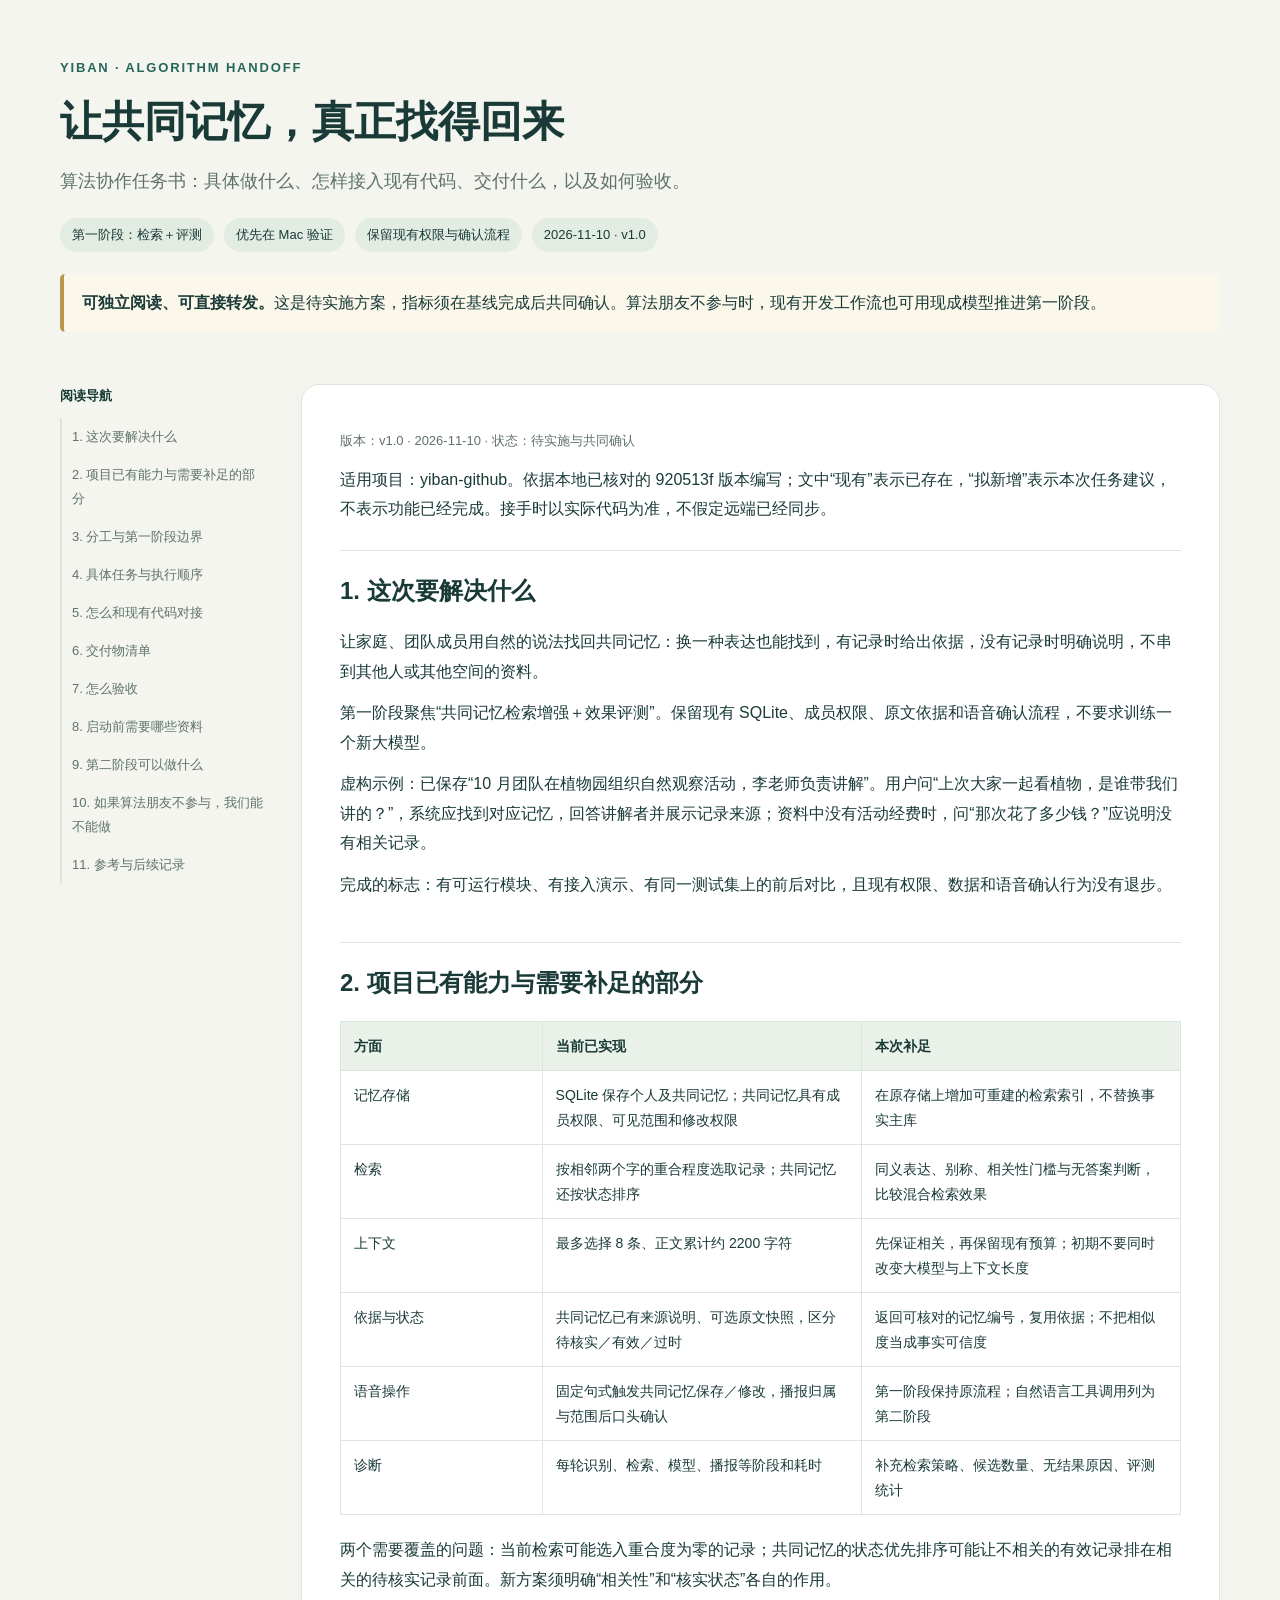
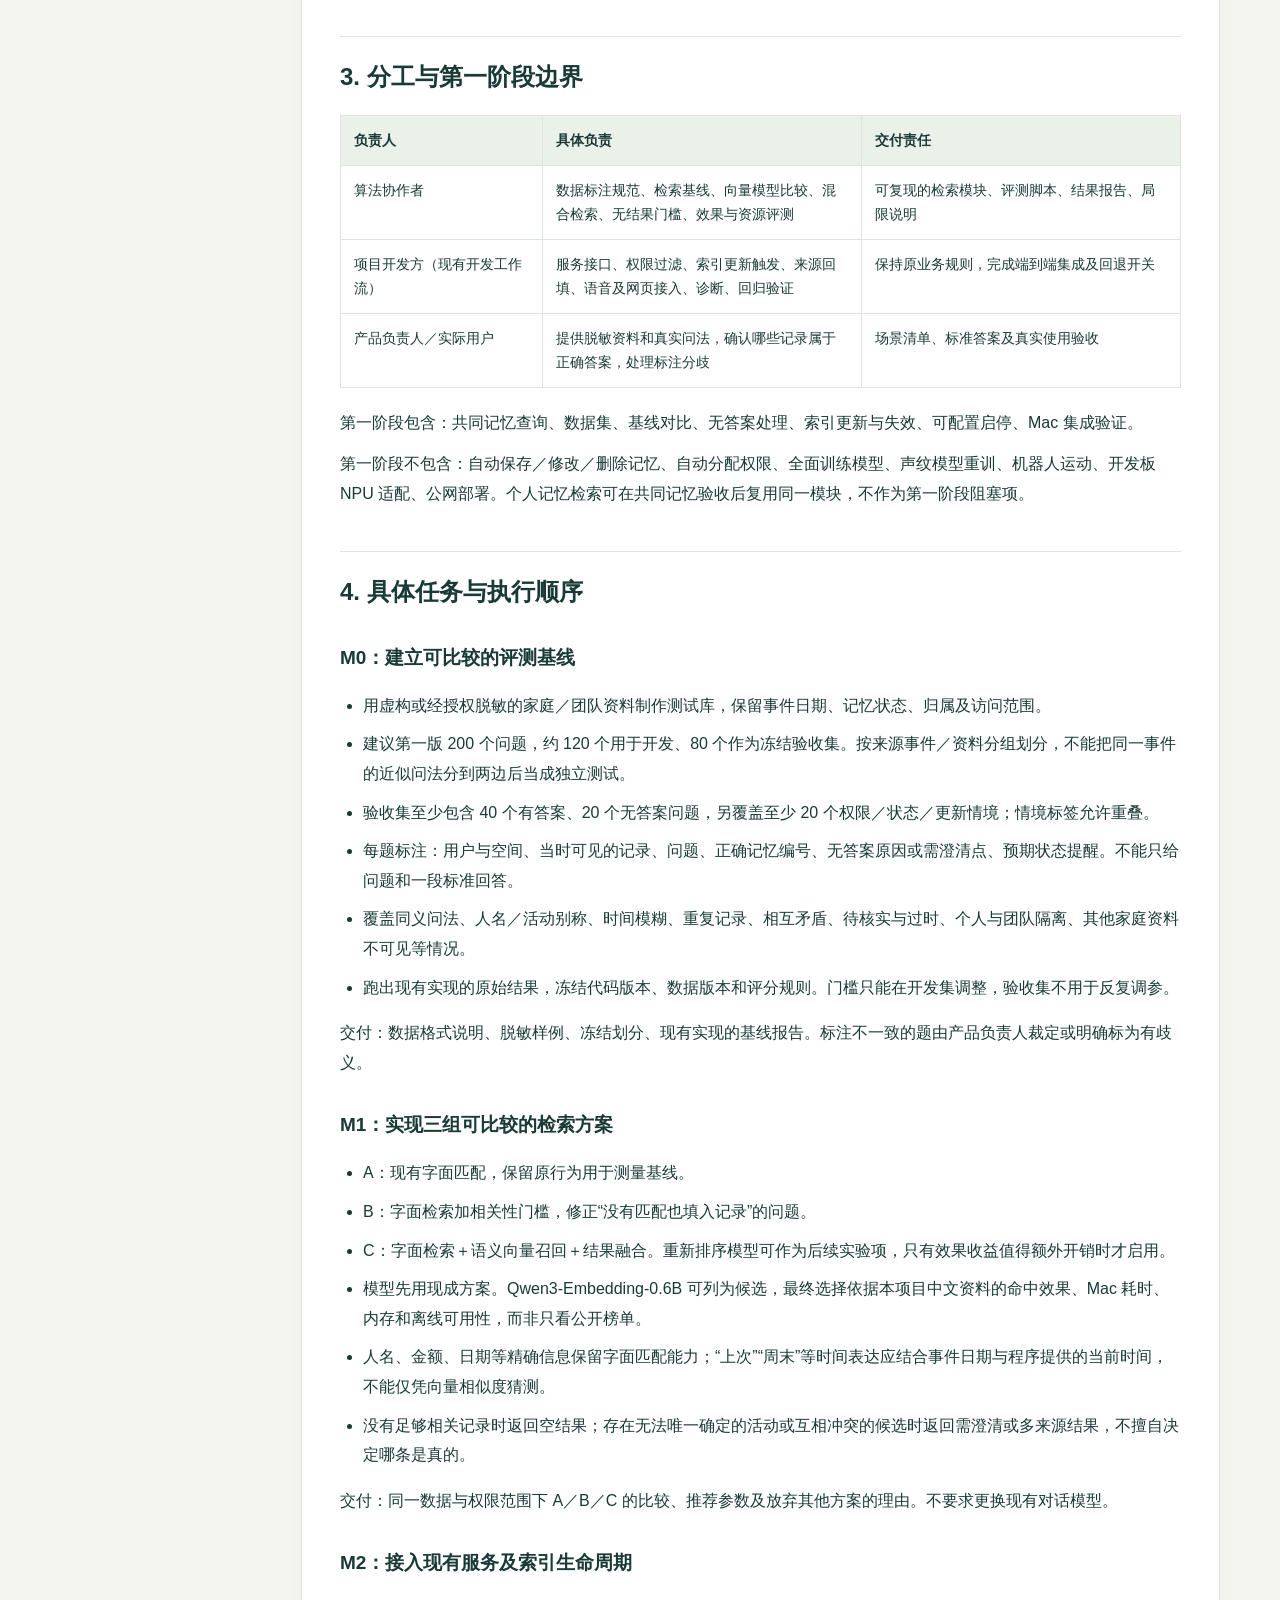
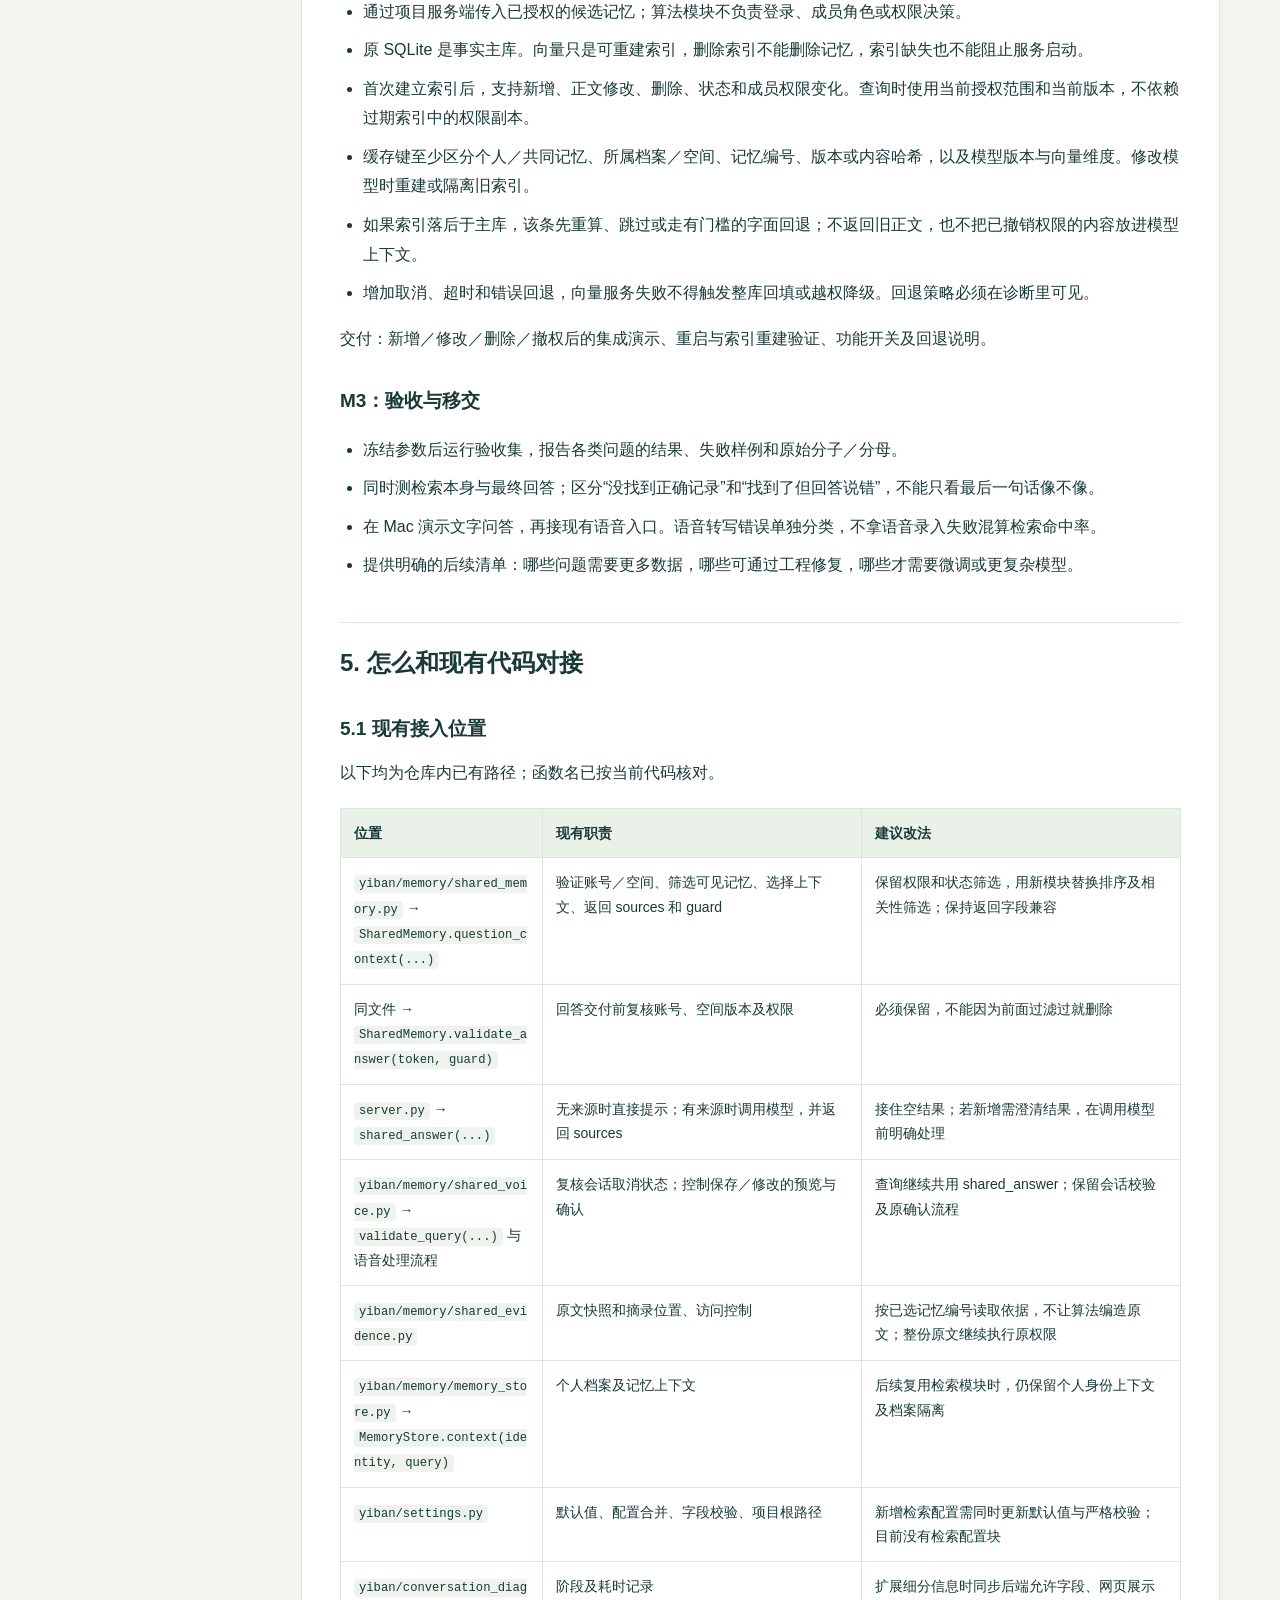
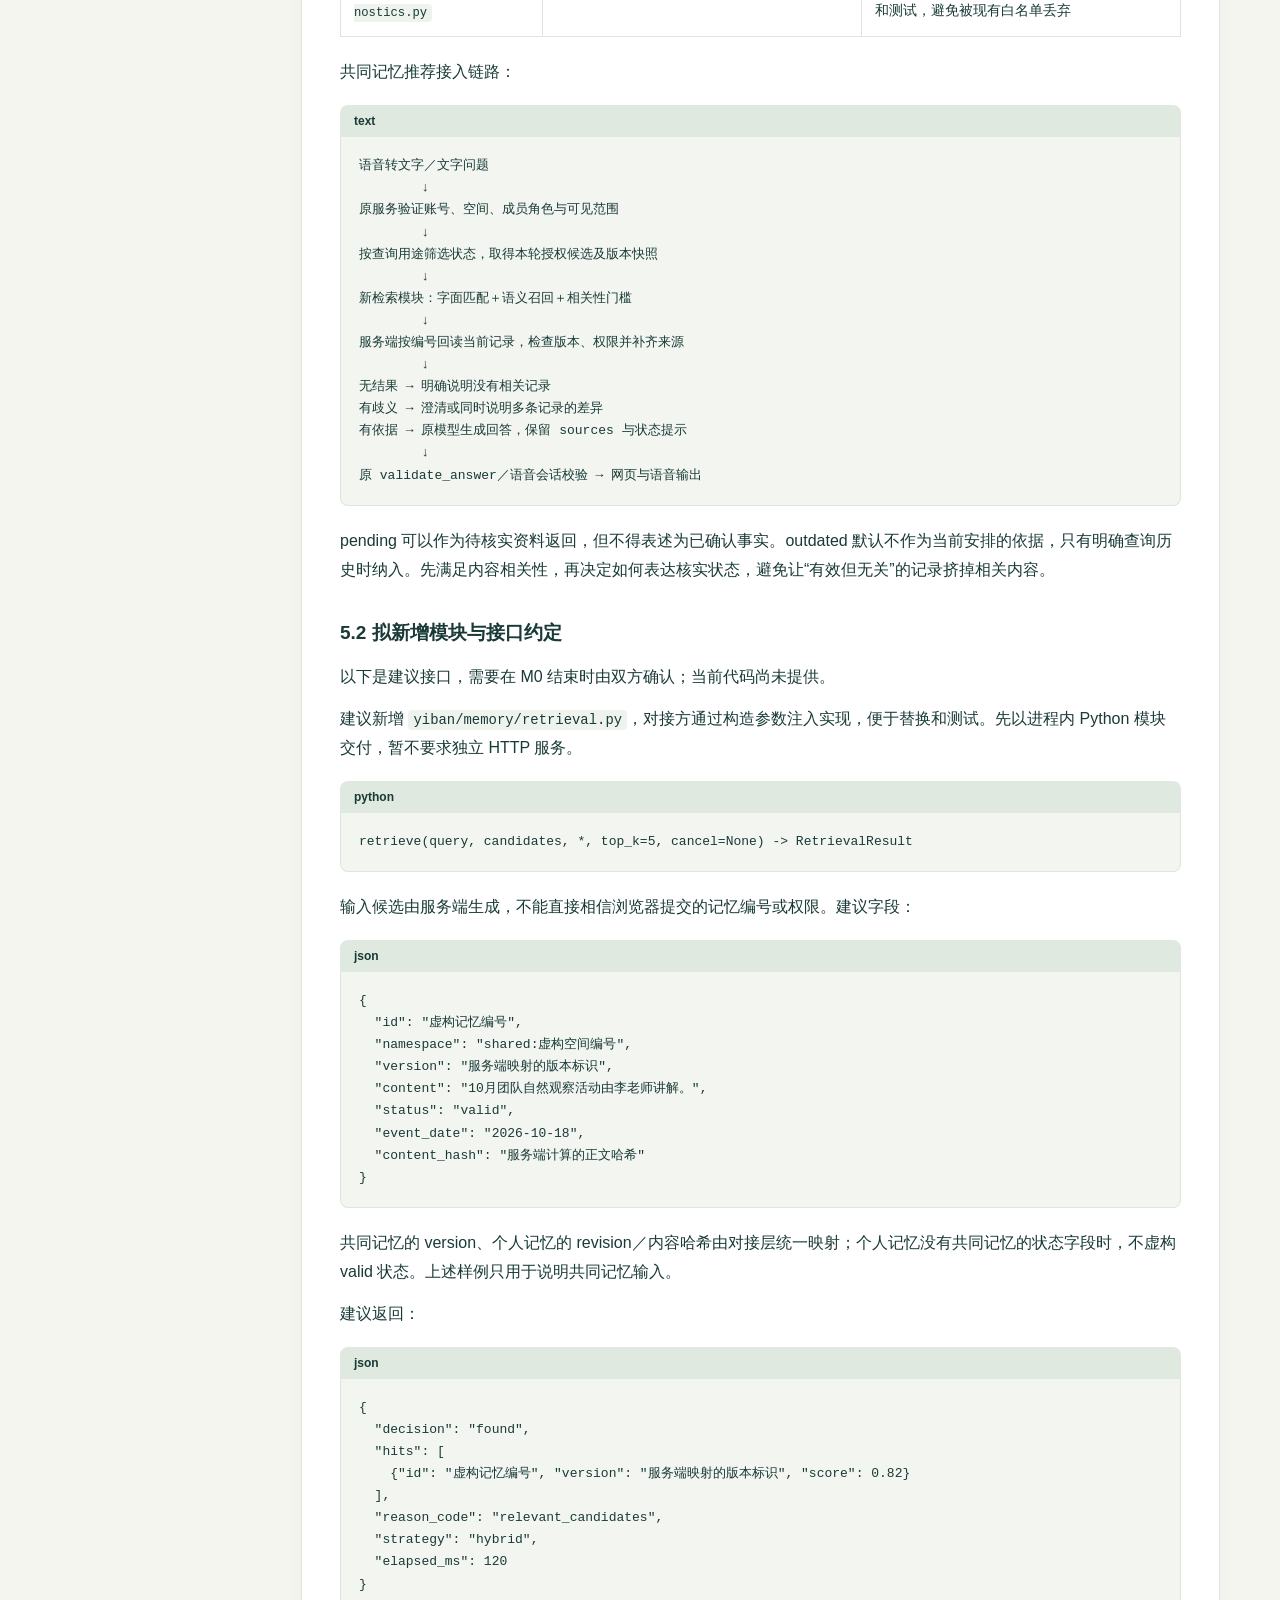
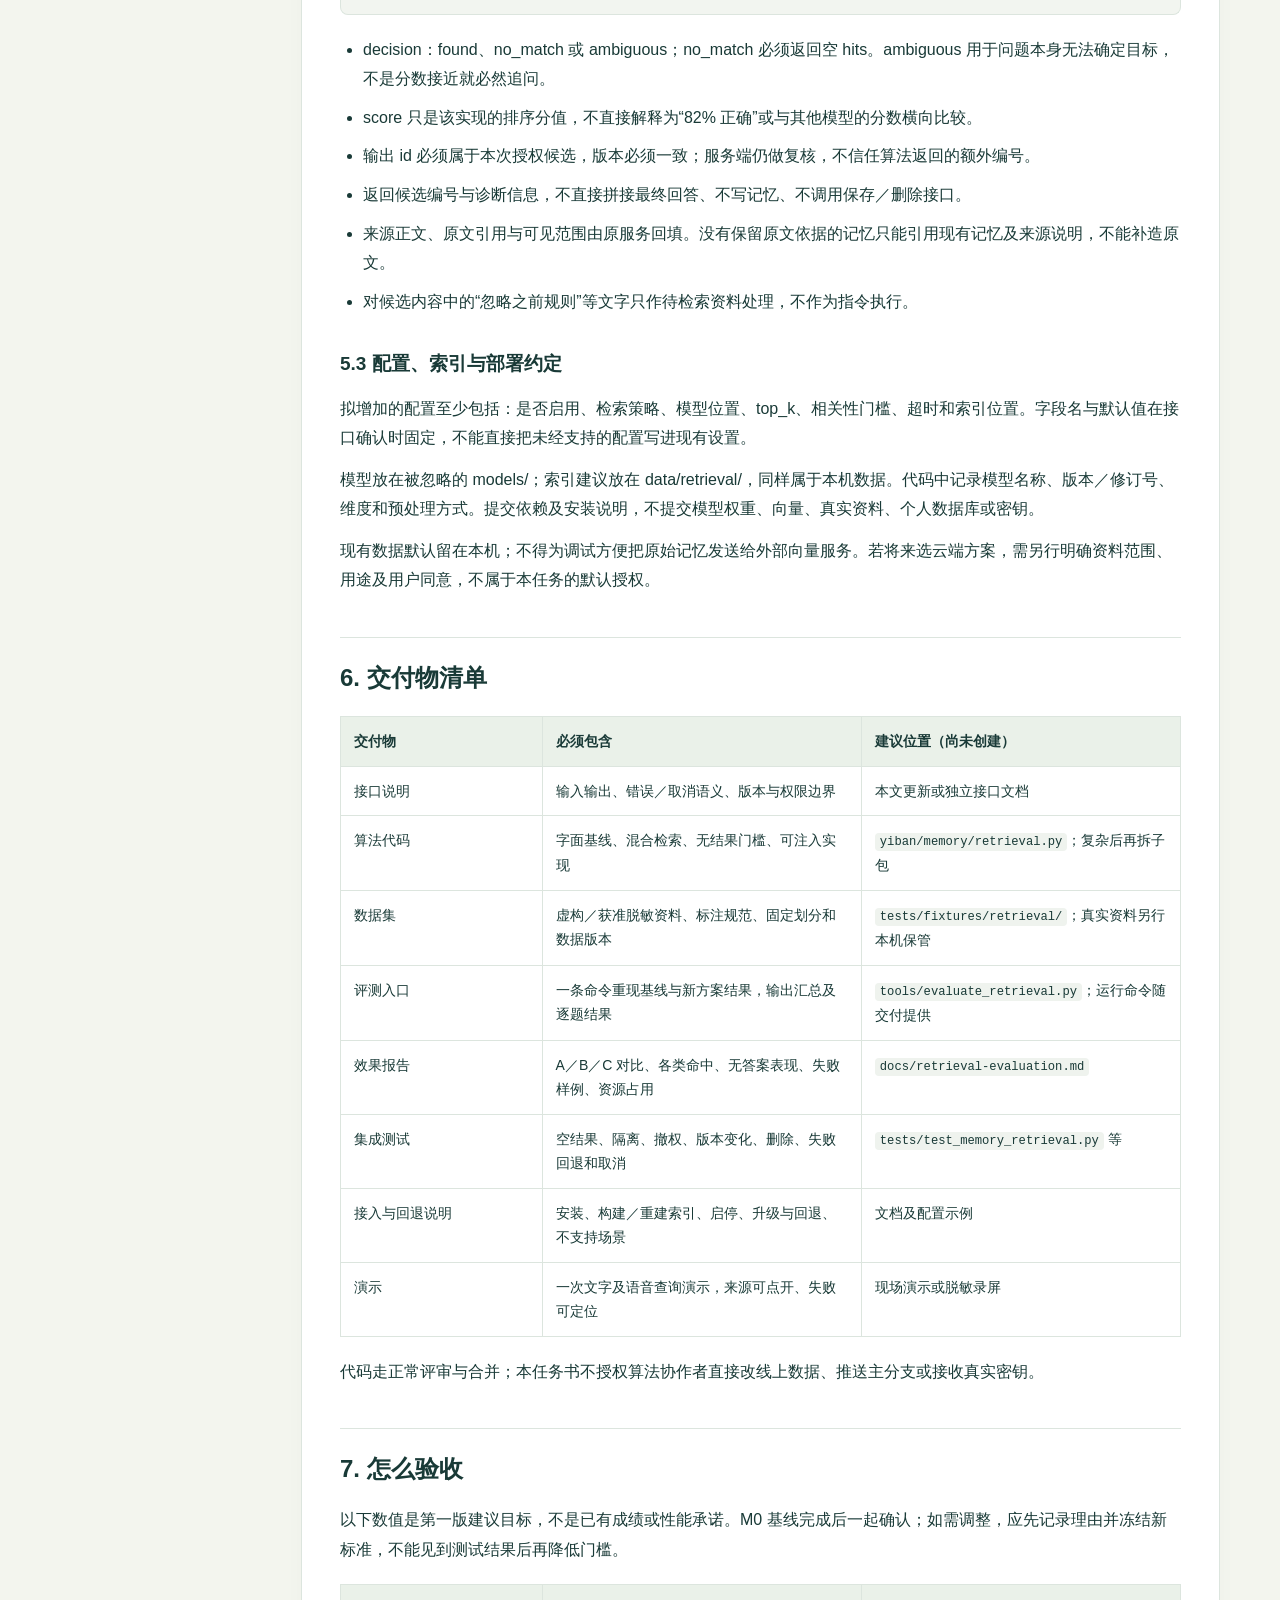
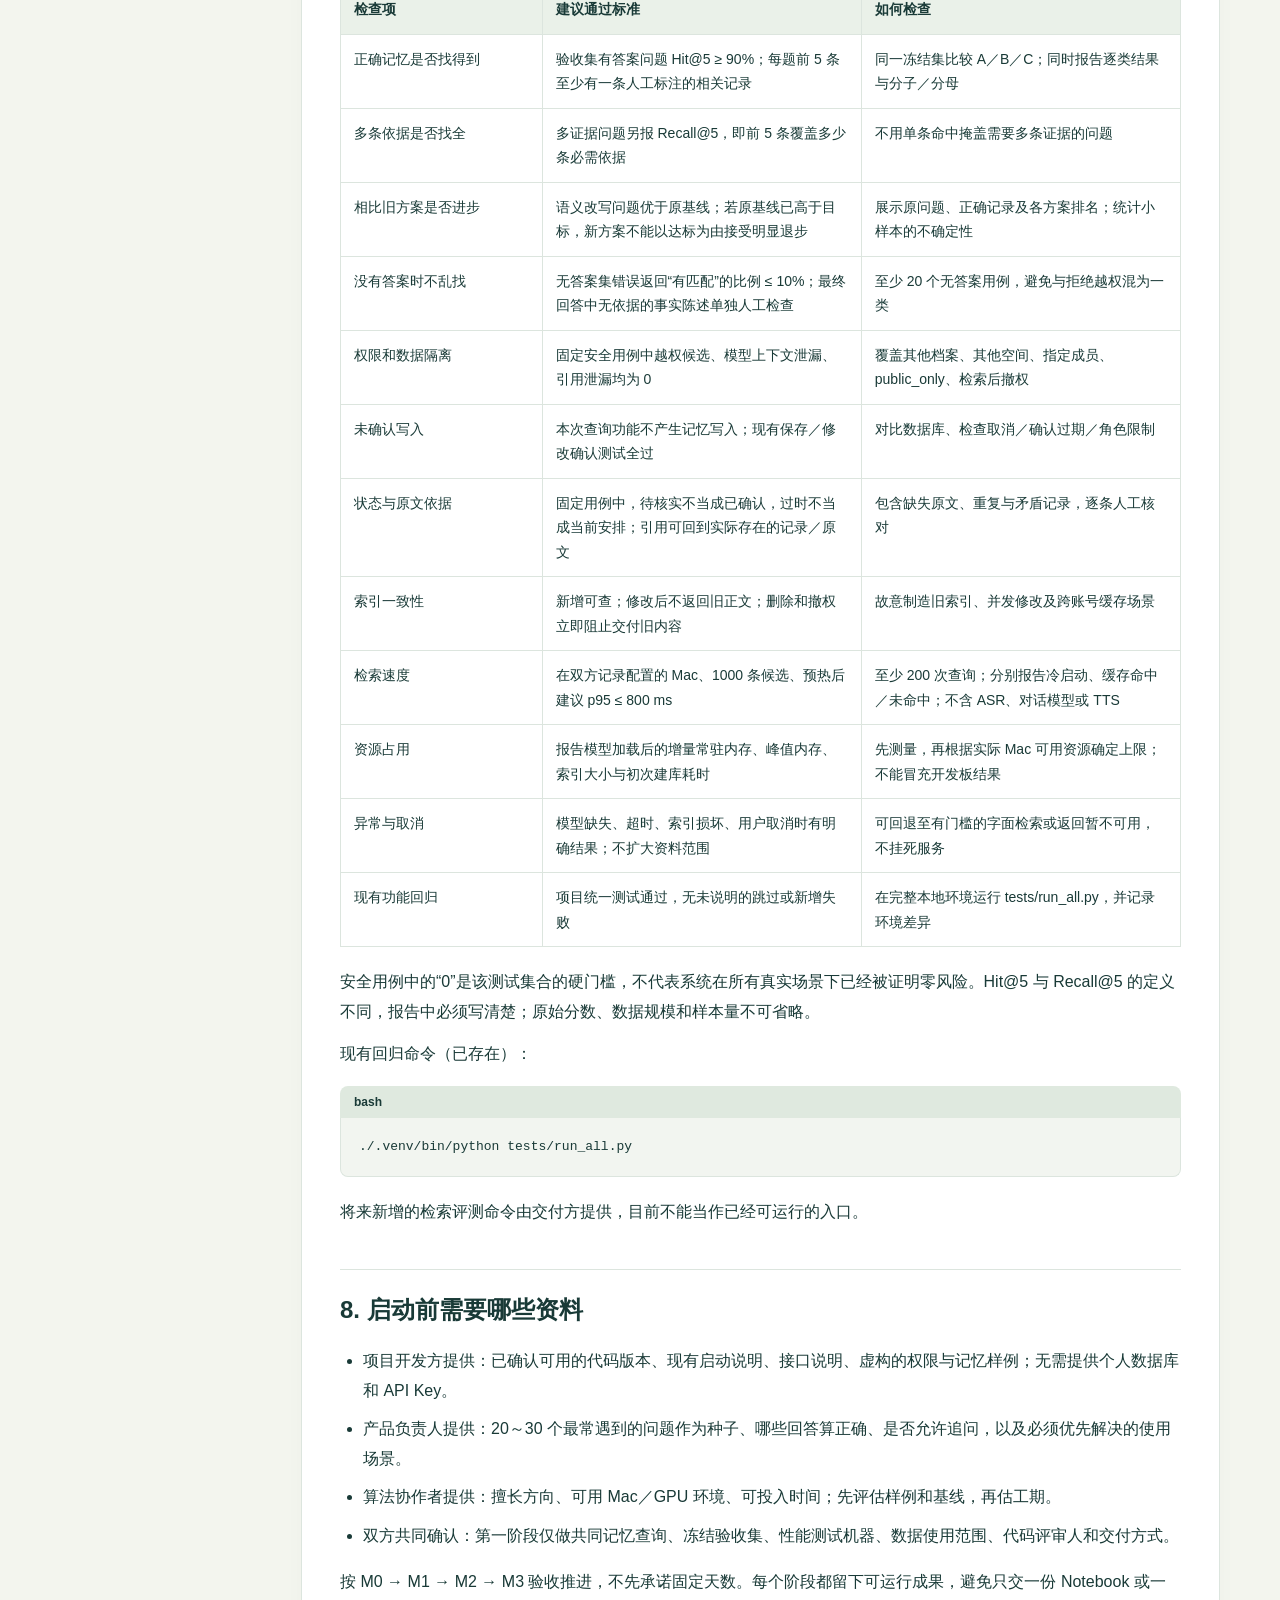
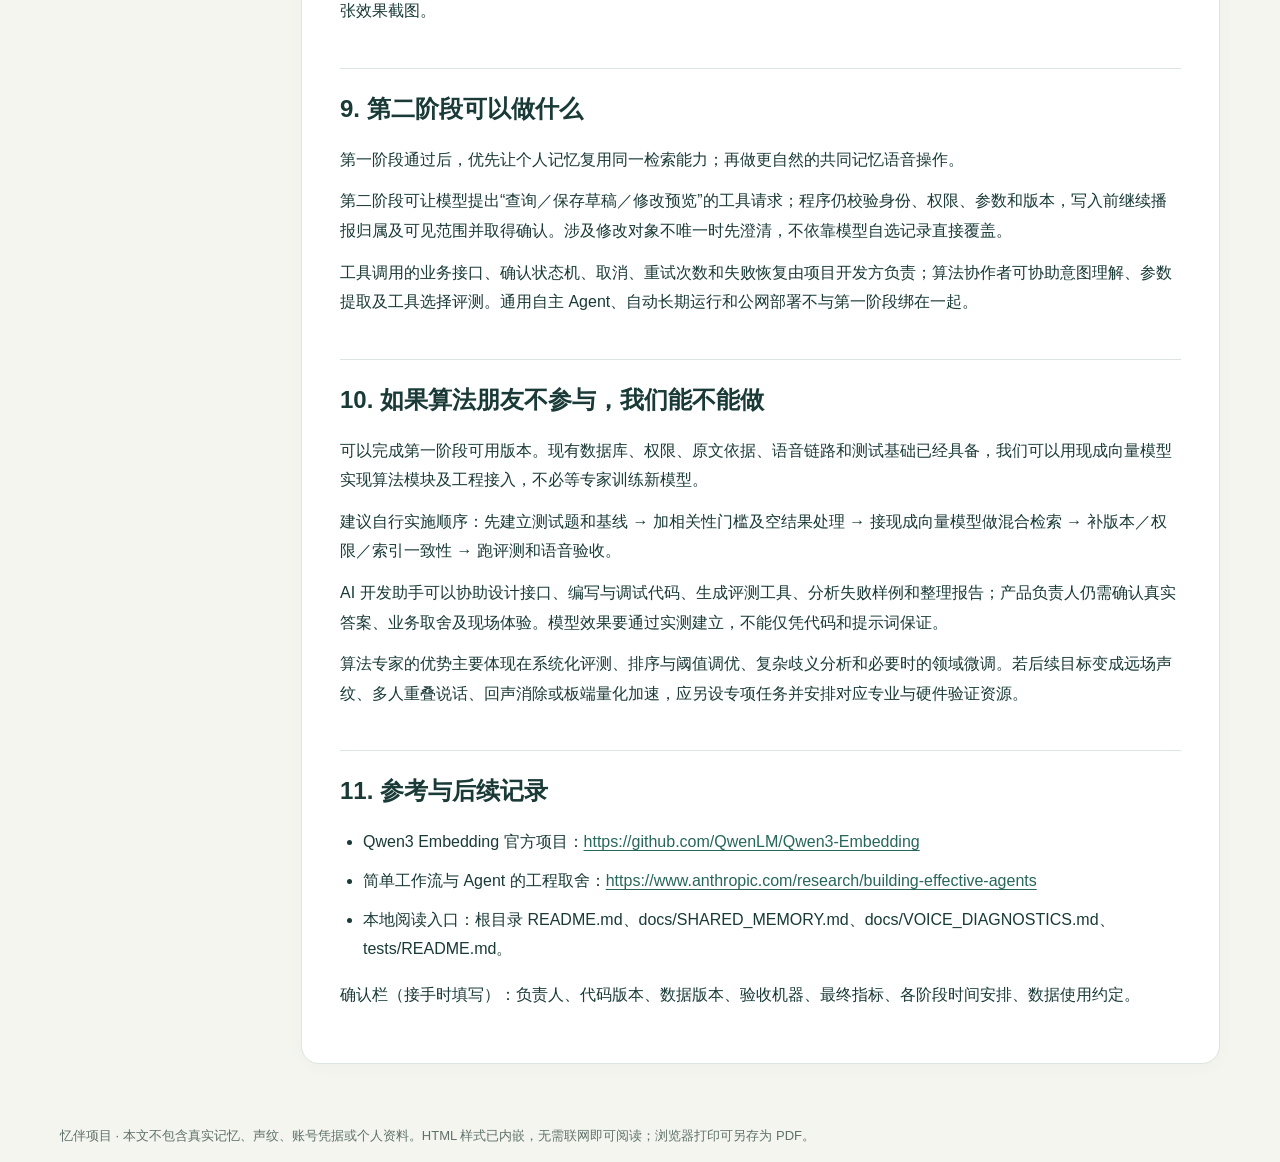
<file: docs/ALGORITHM_HANDOFF.html>
<!doctype html><html lang="zh-CN"><head><meta charset="utf-8"><meta name="viewport" content="width=device-width,initial-scale=1"><title>忆伴｜记忆检索算法协作任务书</title><style>
:root{--ink:#193a37;--muted:#60716c;--line:#dce5de;--green:#27665b;--paper:#fff;--ground:#f3f5ee}*{box-sizing:border-box}html{scroll-behavior:smooth;scroll-padding-top:26px}body{margin:0;background:var(--ground);color:var(--ink);font-family:-apple-system,BlinkMacSystemFont,"PingFang SC","Microsoft YaHei",sans-serif;font-size:16px;line-height:1.85}a{color:var(--green);text-decoration-thickness:1px;text-underline-offset:3px;overflow-wrap:anywhere}header{max-width:1240px;margin:0 auto;padding:56px 40px 30px}.eyebrow{font-size:13px;letter-spacing:.14em;color:var(--green);font-weight:700}h1{font-size:clamp(28px,4vw,42px);line-height:1.35;margin:14px 0}.lead{font-size:18px;color:var(--muted);max-width:850px}.chips{display:flex;flex-wrap:wrap;gap:10px;margin:20px 0}.chip{padding:5px 12px;background:#e2ece3;border-radius:30px;font-size:13px}.layout{max-width:1240px;margin:0 auto;display:grid;grid-template-columns:215px minmax(0,1fr);gap:26px;padding:0 40px 60px}aside{position:sticky;top:24px;align-self:start;font-size:13px}aside strong{display:block;margin:0 0 10px}nav a{display:block;padding:7px 10px;border-left:2px solid var(--line);text-decoration:none;color:var(--muted)}nav a:hover{background:#e4ece4;border-left-color:var(--green);color:var(--ink)}main{min-width:0;background:var(--paper);padding:32px 38px 42px;border:1px solid var(--line);border-radius:18px;box-shadow:0 4px 20px #233a2c06}main>p:first-child{font-size:13px;color:var(--muted)}h2{font-size:24px;line-height:1.5;margin:42px 0 18px;padding-top:22px;border-top:1px solid var(--line)}h2:first-of-type{margin-top:26px}h3{font-size:19px;margin:30px 0 12px}p{margin:12px 0}ul{padding-left:23px}li{margin:9px 0}.table-scroll{overflow-x:auto;margin:20px 0}table{width:100%;border-collapse:collapse;table-layout:fixed;font-size:14px;line-height:1.75}th{background:#eaf1e9;text-align:left;font-weight:650}td,th{padding:12px 13px;border:1px solid var(--line);vertical-align:top;overflow-wrap:anywhere}th:first-child{width:24%}code{font-family:ui-monospace,SFMono-Regular,Menlo,monospace;font-size:.87em;background:#eff3ee;border-radius:4px;padding:2px 5px;overflow-wrap:anywhere}.code-label{margin-top:18px;padding:5px 14px;background:#dfe9df;border-radius:8px 8px 0 0;font-size:12px;font-weight:650}pre{margin:0 0 20px;padding:18px;background:#f2f5f0;border:1px solid var(--line);border-top:0;border-radius:0 0 8px 8px;white-space:pre-wrap;overflow-wrap:anywhere;font-size:13px;line-height:1.7}pre code{background:transparent;padding:0;font-size:inherit}footer{max-width:1240px;margin:0 auto;padding:0 40px 32px;color:var(--muted);font-size:13px}.note{border-left:4px solid #bd964d;background:#fbf7eb;padding:14px 18px;margin:22px 0;border-radius:5px}@media(max-width:850px){header{padding:30px 20px 20px}.layout{display:block;padding:0 16px 30px}aside{position:static;margin:0 6px 20px}nav{display:flex;flex-wrap:wrap;gap:3px}nav a{border:0;background:#e8eee4;border-radius:5px;padding:5px 8px}main{padding:22px 20px}table{min-width:620px}footer{padding:0 20px 24px}}@media print{@page{size:A4;margin:16mm}body{background:white;font-size:10.5pt;line-height:1.65}header{padding:0 0 14px}.layout{display:block;padding:0;max-width:none}aside{display:none}main{padding:0;border:0;box-shadow:none}h1{font-size:25pt}h2{font-size:17pt;break-after:avoid;margin-top:22px}h3{font-size:13pt;break-after:avoid}table{font-size:9pt;min-width:0}thead{display:table-header-group}tr{break-inside:avoid}.table-scroll{overflow:visible}pre{font-size:9pt}footer{padding:18px 0 0}a{color:inherit;text-decoration:none}.chip{border:1px solid #ddd}p,li{orphans:3;widows:3}}
</style></head><body><header><div class="eyebrow">YIBAN · ALGORITHM HANDOFF</div><h1>让共同记忆，真正找得回来</h1><p class="lead">算法协作任务书：具体做什么、怎样接入现有代码、交付什么，以及如何验收。</p><div class="chips"><span class="chip">第一阶段：检索＋评测</span><span class="chip">优先在 Mac 验证</span><span class="chip">保留现有权限与确认流程</span><span class="chip">2026-11-10 · v1.0</span></div><div class="note"><strong>可独立阅读、可直接转发。</strong>这是待实施方案，指标须在基线完成后共同确认。算法朋友不参与时，现有开发工作流也可用现成模型推进第一阶段。</div></header><div class="layout"><aside><strong>阅读导航</strong><nav><a href="#section-1">1. 这次要解决什么</a><a href="#section-2">2. 项目已有能力与需要补足的部分</a><a href="#section-3">3. 分工与第一阶段边界</a><a href="#section-4">4. 具体任务与执行顺序</a><a href="#section-9">5. 怎么和现有代码对接</a><a href="#section-13">6. 交付物清单</a><a href="#section-14">7. 怎么验收</a><a href="#section-15">8. 启动前需要哪些资料</a><a href="#section-16">9. 第二阶段可以做什么</a><a href="#section-17">10. 如果算法朋友不参与，我们能不能做</a><a href="#section-18">11. 参考与后续记录</a></nav></aside><main><p>版本：v1.0 · 2026-11-10 · 状态：待实施与共同确认</p><p>适用项目：yiban-github。依据本地已核对的 920513f 版本编写；文中“现有”表示已存在，“拟新增”表示本次任务建议，不表示功能已经完成。接手时以实际代码为准，不假定远端已经同步。</p><h2 id="section-1">1. 这次要解决什么</h2><p>让家庭、团队成员用自然的说法找回共同记忆：换一种表达也能找到，有记录时给出依据，没有记录时明确说明，不串到其他人或其他空间的资料。</p><p>第一阶段聚焦“共同记忆检索增强＋效果评测”。保留现有 SQLite、成员权限、原文依据和语音确认流程，不要求训练一个新大模型。</p><p>虚构示例：已保存“10 月团队在植物园组织自然观察活动，李老师负责讲解”。用户问“上次大家一起看植物，是谁带我们讲的？”，系统应找到对应记忆，回答讲解者并展示记录来源；资料中没有活动经费时，问“那次花了多少钱？”应说明没有相关记录。</p><p>完成的标志：有可运行模块、有接入演示、有同一测试集上的前后对比，且现有权限、数据和语音确认行为没有退步。</p><h2 id="section-2">2. 项目已有能力与需要补足的部分</h2><div class="table-scroll"><table><thead><tr><th>方面</th><th>当前已实现</th><th>本次补足</th></tr></thead><tbody><tr><td>记忆存储</td><td>SQLite 保存个人及共同记忆；共同记忆具有成员权限、可见范围和修改权限</td><td>在原存储上增加可重建的检索索引，不替换事实主库</td></tr><tr><td>检索</td><td>按相邻两个字的重合程度选取记录；共同记忆还按状态排序</td><td>同义表达、别称、相关性门槛与无答案判断，比较混合检索效果</td></tr><tr><td>上下文</td><td>最多选择 8 条、正文累计约 2200 字符</td><td>先保证相关，再保留现有预算；初期不要同时改变大模型与上下文长度</td></tr><tr><td>依据与状态</td><td>共同记忆已有来源说明、可选原文快照，区分待核实／有效／过时</td><td>返回可核对的记忆编号，复用依据；不把相似度当成事实可信度</td></tr><tr><td>语音操作</td><td>固定句式触发共同记忆保存／修改，播报归属与范围后口头确认</td><td>第一阶段保持原流程；自然语言工具调用列为第二阶段</td></tr><tr><td>诊断</td><td>每轮识别、检索、模型、播报等阶段和耗时</td><td>补充检索策略、候选数量、无结果原因、评测统计</td></tr></tbody></table></div><p>两个需要覆盖的问题：当前检索可能选入重合度为零的记录；共同记忆的状态优先排序可能让不相关的有效记录排在相关的待核实记录前面。新方案须明确“相关性”和“核实状态”各自的作用。</p><h2 id="section-3">3. 分工与第一阶段边界</h2><div class="table-scroll"><table><thead><tr><th>负责人</th><th>具体负责</th><th>交付责任</th></tr></thead><tbody><tr><td>算法协作者</td><td>数据标注规范、检索基线、向量模型比较、混合检索、无结果门槛、效果与资源评测</td><td>可复现的检索模块、评测脚本、结果报告、局限说明</td></tr><tr><td>项目开发方（现有开发工作流）</td><td>服务接口、权限过滤、索引更新触发、来源回填、语音及网页接入、诊断、回归验证</td><td>保持原业务规则，完成端到端集成及回退开关</td></tr><tr><td>产品负责人／实际用户</td><td>提供脱敏资料和真实问法，确认哪些记录属于正确答案，处理标注分歧</td><td>场景清单、标准答案及真实使用验收</td></tr></tbody></table></div><p>第一阶段包含：共同记忆查询、数据集、基线对比、无答案处理、索引更新与失效、可配置启停、Mac 集成验证。</p><p>第一阶段不包含：自动保存／修改／删除记忆、自动分配权限、全面训练模型、声纹模型重训、机器人运动、开发板 NPU 适配、公网部署。个人记忆检索可在共同记忆验收后复用同一模块，不作为第一阶段阻塞项。</p><h2 id="section-4">4. 具体任务与执行顺序</h2><h3 id="section-5">M0：建立可比较的评测基线</h3><ul><li>用虚构或经授权脱敏的家庭／团队资料制作测试库，保留事件日期、记忆状态、归属及访问范围。</li><li>建议第一版 200 个问题，约 120 个用于开发、80 个作为冻结验收集。按来源事件／资料分组划分，不能把同一事件的近似问法分到两边后当成独立测试。</li><li>验收集至少包含 40 个有答案、20 个无答案问题，另覆盖至少 20 个权限／状态／更新情境；情境标签允许重叠。</li><li>每题标注：用户与空间、当时可见的记录、问题、正确记忆编号、无答案原因或需澄清点、预期状态提醒。不能只给问题和一段标准回答。</li><li>覆盖同义问法、人名／活动别称、时间模糊、重复记录、相互矛盾、待核实与过时、个人与团队隔离、其他家庭资料不可见等情况。</li><li>跑出现有实现的原始结果，冻结代码版本、数据版本和评分规则。门槛只能在开发集调整，验收集不用于反复调参。</li></ul><p>交付：数据格式说明、脱敏样例、冻结划分、现有实现的基线报告。标注不一致的题由产品负责人裁定或明确标为有歧义。</p><h3 id="section-6">M1：实现三组可比较的检索方案</h3><ul><li>A：现有字面匹配，保留原行为用于测量基线。</li><li>B：字面检索加相关性门槛，修正“没有匹配也填入记录”的问题。</li><li>C：字面检索＋语义向量召回＋结果融合。重新排序模型可作为后续实验项，只有效果收益值得额外开销时才启用。</li><li>模型先用现成方案。Qwen3-Embedding-0.6B 可列为候选，最终选择依据本项目中文资料的命中效果、Mac 耗时、内存和离线可用性，而非只看公开榜单。</li><li>人名、金额、日期等精确信息保留字面匹配能力；“上次”“周末”等时间表达应结合事件日期与程序提供的当前时间，不能仅凭向量相似度猜测。</li><li>没有足够相关记录时返回空结果；存在无法唯一确定的活动或互相冲突的候选时返回需澄清或多来源结果，不擅自决定哪条是真的。</li></ul><p>交付：同一数据与权限范围下 A／B／C 的比较、推荐参数及放弃其他方案的理由。不要求更换现有对话模型。</p><h3 id="section-7">M2：接入现有服务及索引生命周期</h3><ul><li>通过项目服务端传入已授权的候选记忆；算法模块不负责登录、成员角色或权限决策。</li><li>原 SQLite 是事实主库。向量只是可重建索引，删除索引不能删除记忆，索引缺失也不能阻止服务启动。</li><li>首次建立索引后，支持新增、正文修改、删除、状态和成员权限变化。查询时使用当前授权范围和当前版本，不依赖过期索引中的权限副本。</li><li>缓存键至少区分个人／共同记忆、所属档案／空间、记忆编号、版本或内容哈希，以及模型版本与向量维度。修改模型时重建或隔离旧索引。</li><li>如果索引落后于主库，该条先重算、跳过或走有门槛的字面回退；不返回旧正文，也不把已撤销权限的内容放进模型上下文。</li><li>增加取消、超时和错误回退，向量服务失败不得触发整库回填或越权降级。回退策略必须在诊断里可见。</li></ul><p>交付：新增／修改／删除／撤权后的集成演示、重启与索引重建验证、功能开关及回退说明。</p><h3 id="section-8">M3：验收与移交</h3><ul><li>冻结参数后运行验收集，报告各类问题的结果、失败样例和原始分子／分母。</li><li>同时测检索本身与最终回答；区分“没找到正确记录”和“找到了但回答说错”，不能只看最后一句话像不像。</li><li>在 Mac 演示文字问答，再接现有语音入口。语音转写错误单独分类，不拿语音录入失败混算检索命中率。</li><li>提供明确的后续清单：哪些问题需要更多数据，哪些可通过工程修复，哪些才需要微调或更复杂模型。</li></ul><h2 id="section-9">5. 怎么和现有代码对接</h2><h3 id="section-10">5.1 现有接入位置</h3><p>以下均为仓库内已有路径；函数名已按当前代码核对。</p><div class="table-scroll"><table><thead><tr><th>位置</th><th>现有职责</th><th>建议改法</th></tr></thead><tbody><tr><td><code>yiban/memory/shared_memory.py</code> → <code>SharedMemory.question_context(...)</code></td><td>验证账号／空间、筛选可见记忆、选择上下文、返回 sources 和 guard</td><td>保留权限和状态筛选，用新模块替换排序及相关性筛选；保持返回字段兼容</td></tr><tr><td>同文件 → <code>SharedMemory.validate_answer(token, guard)</code></td><td>回答交付前复核账号、空间版本及权限</td><td>必须保留，不能因为前面过滤过就删除</td></tr><tr><td><code>server.py</code> → <code>shared_answer(...)</code></td><td>无来源时直接提示；有来源时调用模型，并返回 sources</td><td>接住空结果；若新增需澄清结果，在调用模型前明确处理</td></tr><tr><td><code>yiban/memory/shared_voice.py</code> → <code>validate_query(...)</code> 与语音处理流程</td><td>复核会话取消状态；控制保存／修改的预览与确认</td><td>查询继续共用 shared_answer；保留会话校验及原确认流程</td></tr><tr><td><code>yiban/memory/shared_evidence.py</code></td><td>原文快照和摘录位置、访问控制</td><td>按已选记忆编号读取依据，不让算法编造原文；整份原文继续执行原权限</td></tr><tr><td><code>yiban/memory/memory_store.py</code> → <code>MemoryStore.context(identity, query)</code></td><td>个人档案及记忆上下文</td><td>后续复用检索模块时，仍保留个人身份上下文及档案隔离</td></tr><tr><td><code>yiban/settings.py</code></td><td>默认值、配置合并、字段校验、项目根路径</td><td>新增检索配置需同时更新默认值与严格校验；目前没有检索配置块</td></tr><tr><td><code>yiban/conversation_diagnostics.py</code></td><td>阶段及耗时记录</td><td>扩展细分信息时同步后端允许字段、网页展示和测试，避免被现有白名单丢弃</td></tr></tbody></table></div><p>共同记忆推荐接入链路：</p><div class="code-label">text</div><pre><code>语音转文字／文字问题
        ↓
原服务验证账号、空间、成员角色与可见范围
        ↓
按查询用途筛选状态，取得本轮授权候选及版本快照
        ↓
新检索模块：字面匹配＋语义召回＋相关性门槛
        ↓
服务端按编号回读当前记录，检查版本、权限并补齐来源
        ↓
无结果 → 明确说明没有相关记录
有歧义 → 澄清或同时说明多条记录的差异
有依据 → 原模型生成回答，保留 sources 与状态提示
        ↓
原 validate_answer／语音会话校验 → 网页与语音输出</code></pre><p>pending 可以作为待核实资料返回，但不得表述为已确认事实。outdated 默认不作为当前安排的依据，只有明确查询历史时纳入。先满足内容相关性，再决定如何表达核实状态，避免让“有效但无关”的记录挤掉相关内容。</p><h3 id="section-11">5.2 拟新增模块与接口约定</h3><p>以下是建议接口，需要在 M0 结束时由双方确认；当前代码尚未提供。</p><p>建议新增 <code>yiban/memory/retrieval.py</code>，对接方通过构造参数注入实现，便于替换和测试。先以进程内 Python 模块交付，暂不要求独立 HTTP 服务。</p><div class="code-label">python</div><pre><code>retrieve(query, candidates, *, top_k=5, cancel=None) -&gt; RetrievalResult</code></pre><p>输入候选由服务端生成，不能直接相信浏览器提交的记忆编号或权限。建议字段：</p><div class="code-label">json</div><pre><code>{
  &quot;id&quot;: &quot;虚构记忆编号&quot;,
  &quot;namespace&quot;: &quot;shared:虚构空间编号&quot;,
  &quot;version&quot;: &quot;服务端映射的版本标识&quot;,
  &quot;content&quot;: &quot;10月团队自然观察活动由李老师讲解。&quot;,
  &quot;status&quot;: &quot;valid&quot;,
  &quot;event_date&quot;: &quot;2026-10-18&quot;,
  &quot;content_hash&quot;: &quot;服务端计算的正文哈希&quot;
}</code></pre><p>共同记忆的 version、个人记忆的 revision／内容哈希由对接层统一映射；个人记忆没有共同记忆的状态字段时，不虚构 valid 状态。上述样例只用于说明共同记忆输入。</p><p>建议返回：</p><div class="code-label">json</div><pre><code>{
  &quot;decision&quot;: &quot;found&quot;,
  &quot;hits&quot;: [
    {&quot;id&quot;: &quot;虚构记忆编号&quot;, &quot;version&quot;: &quot;服务端映射的版本标识&quot;, &quot;score&quot;: 0.82}
  ],
  &quot;reason_code&quot;: &quot;relevant_candidates&quot;,
  &quot;strategy&quot;: &quot;hybrid&quot;,
  &quot;elapsed_ms&quot;: 120
}</code></pre><ul><li>decision：found、no_match 或 ambiguous；no_match 必须返回空 hits。ambiguous 用于问题本身无法确定目标，不是分数接近就必然追问。</li><li>score 只是该实现的排序分值，不直接解释为“82% 正确”或与其他模型的分数横向比较。</li><li>输出 id 必须属于本次授权候选，版本必须一致；服务端仍做复核，不信任算法返回的额外编号。</li><li>返回候选编号与诊断信息，不直接拼接最终回答、不写记忆、不调用保存／删除接口。</li><li>来源正文、原文引用与可见范围由原服务回填。没有保留原文依据的记忆只能引用现有记忆及来源说明，不能补造原文。</li><li>对候选内容中的“忽略之前规则”等文字只作待检索资料处理，不作为指令执行。</li></ul><h3 id="section-12">5.3 配置、索引与部署约定</h3><p>拟增加的配置至少包括：是否启用、检索策略、模型位置、top_k、相关性门槛、超时和索引位置。字段名与默认值在接口确认时固定，不能直接把未经支持的配置写进现有设置。</p><p>模型放在被忽略的 models/；索引建议放在 data/retrieval/，同样属于本机数据。代码中记录模型名称、版本／修订号、维度和预处理方式。提交依赖及安装说明，不提交模型权重、向量、真实资料、个人数据库或密钥。</p><p>现有数据默认留在本机；不得为调试方便把原始记忆发送给外部向量服务。若将来选云端方案，需另行明确资料范围、用途及用户同意，不属于本任务的默认授权。</p><h2 id="section-13">6. 交付物清单</h2><div class="table-scroll"><table><thead><tr><th>交付物</th><th>必须包含</th><th>建议位置（尚未创建）</th></tr></thead><tbody><tr><td>接口说明</td><td>输入输出、错误／取消语义、版本与权限边界</td><td>本文更新或独立接口文档</td></tr><tr><td>算法代码</td><td>字面基线、混合检索、无结果门槛、可注入实现</td><td><code>yiban/memory/retrieval.py</code>；复杂后再拆子包</td></tr><tr><td>数据集</td><td>虚构／获准脱敏资料、标注规范、固定划分和数据版本</td><td><code>tests/fixtures/retrieval/</code>；真实资料另行本机保管</td></tr><tr><td>评测入口</td><td>一条命令重现基线与新方案结果，输出汇总及逐题结果</td><td><code>tools/evaluate_retrieval.py</code>；运行命令随交付提供</td></tr><tr><td>效果报告</td><td>A／B／C 对比、各类命中、无答案表现、失败样例、资源占用</td><td><code>docs/retrieval-evaluation.md</code></td></tr><tr><td>集成测试</td><td>空结果、隔离、撤权、版本变化、删除、失败回退和取消</td><td><code>tests/test_memory_retrieval.py</code> 等</td></tr><tr><td>接入与回退说明</td><td>安装、构建／重建索引、启停、升级与回退、不支持场景</td><td>文档及配置示例</td></tr><tr><td>演示</td><td>一次文字及语音查询演示，来源可点开、失败可定位</td><td>现场演示或脱敏录屏</td></tr></tbody></table></div><p>代码走正常评审与合并；本任务书不授权算法协作者直接改线上数据、推送主分支或接收真实密钥。</p><h2 id="section-14">7. 怎么验收</h2><p>以下数值是第一版建议目标，不是已有成绩或性能承诺。M0 基线完成后一起确认；如需调整，应先记录理由并冻结新标准，不能见到测试结果后再降低门槛。</p><div class="table-scroll"><table><thead><tr><th>检查项</th><th>建议通过标准</th><th>如何检查</th></tr></thead><tbody><tr><td>正确记忆是否找得到</td><td>验收集有答案问题 Hit@5 ≥ 90%；每题前 5 条至少有一条人工标注的相关记录</td><td>同一冻结集比较 A／B／C；同时报告逐类结果与分子／分母</td></tr><tr><td>多条依据是否找全</td><td>多证据问题另报 Recall@5，即前 5 条覆盖多少条必需依据</td><td>不用单条命中掩盖需要多条证据的问题</td></tr><tr><td>相比旧方案是否进步</td><td>语义改写问题优于原基线；若原基线已高于目标，新方案不能以达标为由接受明显退步</td><td>展示原问题、正确记录及各方案排名；统计小样本的不确定性</td></tr><tr><td>没有答案时不乱找</td><td>无答案集错误返回“有匹配”的比例 ≤ 10%；最终回答中无依据的事实陈述单独人工检查</td><td>至少 20 个无答案用例，避免与拒绝越权混为一类</td></tr><tr><td>权限和数据隔离</td><td>固定安全用例中越权候选、模型上下文泄漏、引用泄漏均为 0</td><td>覆盖其他档案、其他空间、指定成员、public_only、检索后撤权</td></tr><tr><td>未确认写入</td><td>本次查询功能不产生记忆写入；现有保存／修改确认测试全过</td><td>对比数据库、检查取消／确认过期／角色限制</td></tr><tr><td>状态与原文依据</td><td>固定用例中，待核实不当成已确认，过时不当成当前安排；引用可回到实际存在的记录／原文</td><td>包含缺失原文、重复与矛盾记录，逐条人工核对</td></tr><tr><td>索引一致性</td><td>新增可查；修改后不返回旧正文；删除和撤权立即阻止交付旧内容</td><td>故意制造旧索引、并发修改及跨账号缓存场景</td></tr><tr><td>检索速度</td><td>在双方记录配置的 Mac、1000 条候选、预热后建议 p95 ≤ 800 ms</td><td>至少 200 次查询；分别报告冷启动、缓存命中／未命中；不含 ASR、对话模型或 TTS</td></tr><tr><td>资源占用</td><td>报告模型加载后的增量常驻内存、峰值内存、索引大小与初次建库耗时</td><td>先测量，再根据实际 Mac 可用资源确定上限；不能冒充开发板结果</td></tr><tr><td>异常与取消</td><td>模型缺失、超时、索引损坏、用户取消时有明确结果；不扩大资料范围</td><td>可回退至有门槛的字面检索或返回暂不可用，不挂死服务</td></tr><tr><td>现有功能回归</td><td>项目统一测试通过，无未说明的跳过或新增失败</td><td>在完整本地环境运行 tests/run_all.py，并记录环境差异</td></tr></tbody></table></div><p>安全用例中的“0”是该测试集合的硬门槛，不代表系统在所有真实场景下已经被证明零风险。Hit@5 与 Recall@5 的定义不同，报告中必须写清楚；原始分数、数据规模和样本量不可省略。</p><p>现有回归命令（已存在）：</p><div class="code-label">bash</div><pre><code>./.venv/bin/python tests/run_all.py</code></pre><p>将来新增的检索评测命令由交付方提供，目前不能当作已经可运行的入口。</p><h2 id="section-15">8. 启动前需要哪些资料</h2><ul><li>项目开发方提供：已确认可用的代码版本、现有启动说明、接口说明、虚构的权限与记忆样例；无需提供个人数据库和 API Key。</li><li>产品负责人提供：20～30 个最常遇到的问题作为种子、哪些回答算正确、是否允许追问，以及必须优先解决的使用场景。</li><li>算法协作者提供：擅长方向、可用 Mac／GPU 环境、可投入时间；先评估样例和基线，再估工期。</li><li>双方共同确认：第一阶段仅做共同记忆查询、冻结验收集、性能测试机器、数据使用范围、代码评审人和交付方式。</li></ul><p>按 M0 → M1 → M2 → M3 验收推进，不先承诺固定天数。每个阶段都留下可运行成果，避免只交一份 Notebook 或一张效果截图。</p><h2 id="section-16">9. 第二阶段可以做什么</h2><p>第一阶段通过后，优先让个人记忆复用同一检索能力；再做更自然的共同记忆语音操作。</p><p>第二阶段可让模型提出“查询／保存草稿／修改预览”的工具请求；程序仍校验身份、权限、参数和版本，写入前继续播报归属及可见范围并取得确认。涉及修改对象不唯一时先澄清，不依靠模型自选记录直接覆盖。</p><p>工具调用的业务接口、确认状态机、取消、重试次数和失败恢复由项目开发方负责；算法协作者可协助意图理解、参数提取及工具选择评测。通用自主 Agent、自动长期运行和公网部署不与第一阶段绑在一起。</p><h2 id="section-17">10. 如果算法朋友不参与，我们能不能做</h2><p>可以完成第一阶段可用版本。现有数据库、权限、原文依据、语音链路和测试基础已经具备，我们可以用现成向量模型实现算法模块及工程接入，不必等专家训练新模型。</p><p>建议自行实施顺序：先建立测试题和基线 → 加相关性门槛及空结果处理 → 接现成向量模型做混合检索 → 补版本／权限／索引一致性 → 跑评测和语音验收。</p><p>AI 开发助手可以协助设计接口、编写与调试代码、生成评测工具、分析失败样例和整理报告；产品负责人仍需确认真实答案、业务取舍及现场体验。模型效果要通过实测建立，不能仅凭代码和提示词保证。</p><p>算法专家的优势主要体现在系统化评测、排序与阈值调优、复杂歧义分析和必要时的领域微调。若后续目标变成远场声纹、多人重叠说话、回声消除或板端量化加速，应另设专项任务并安排对应专业与硬件验证资源。</p><h2 id="section-18">11. 参考与后续记录</h2><ul><li>Qwen3 Embedding 官方项目：<a href="https://github.com/QwenLM/Qwen3-Embedding" rel="noreferrer">https://github.com/QwenLM/Qwen3-Embedding</a></li><li>简单工作流与 Agent 的工程取舍：<a href="https://www.anthropic.com/research/building-effective-agents" rel="noreferrer">https://www.anthropic.com/research/building-effective-agents</a></li><li>本地阅读入口：根目录 README.md、docs/SHARED_MEMORY.md、docs/VOICE_DIAGNOSTICS.md、tests/README.md。</li></ul><p>确认栏（接手时填写）：负责人、代码版本、数据版本、验收机器、最终指标、各阶段时间安排、数据使用约定。</p></main></div><footer>忆伴项目 · 本文不包含真实记忆、声纹、账号凭据或个人资料。HTML 样式已内嵌，无需联网即可阅读；浏览器打印可另存为 PDF。</footer></body></html>
</file>
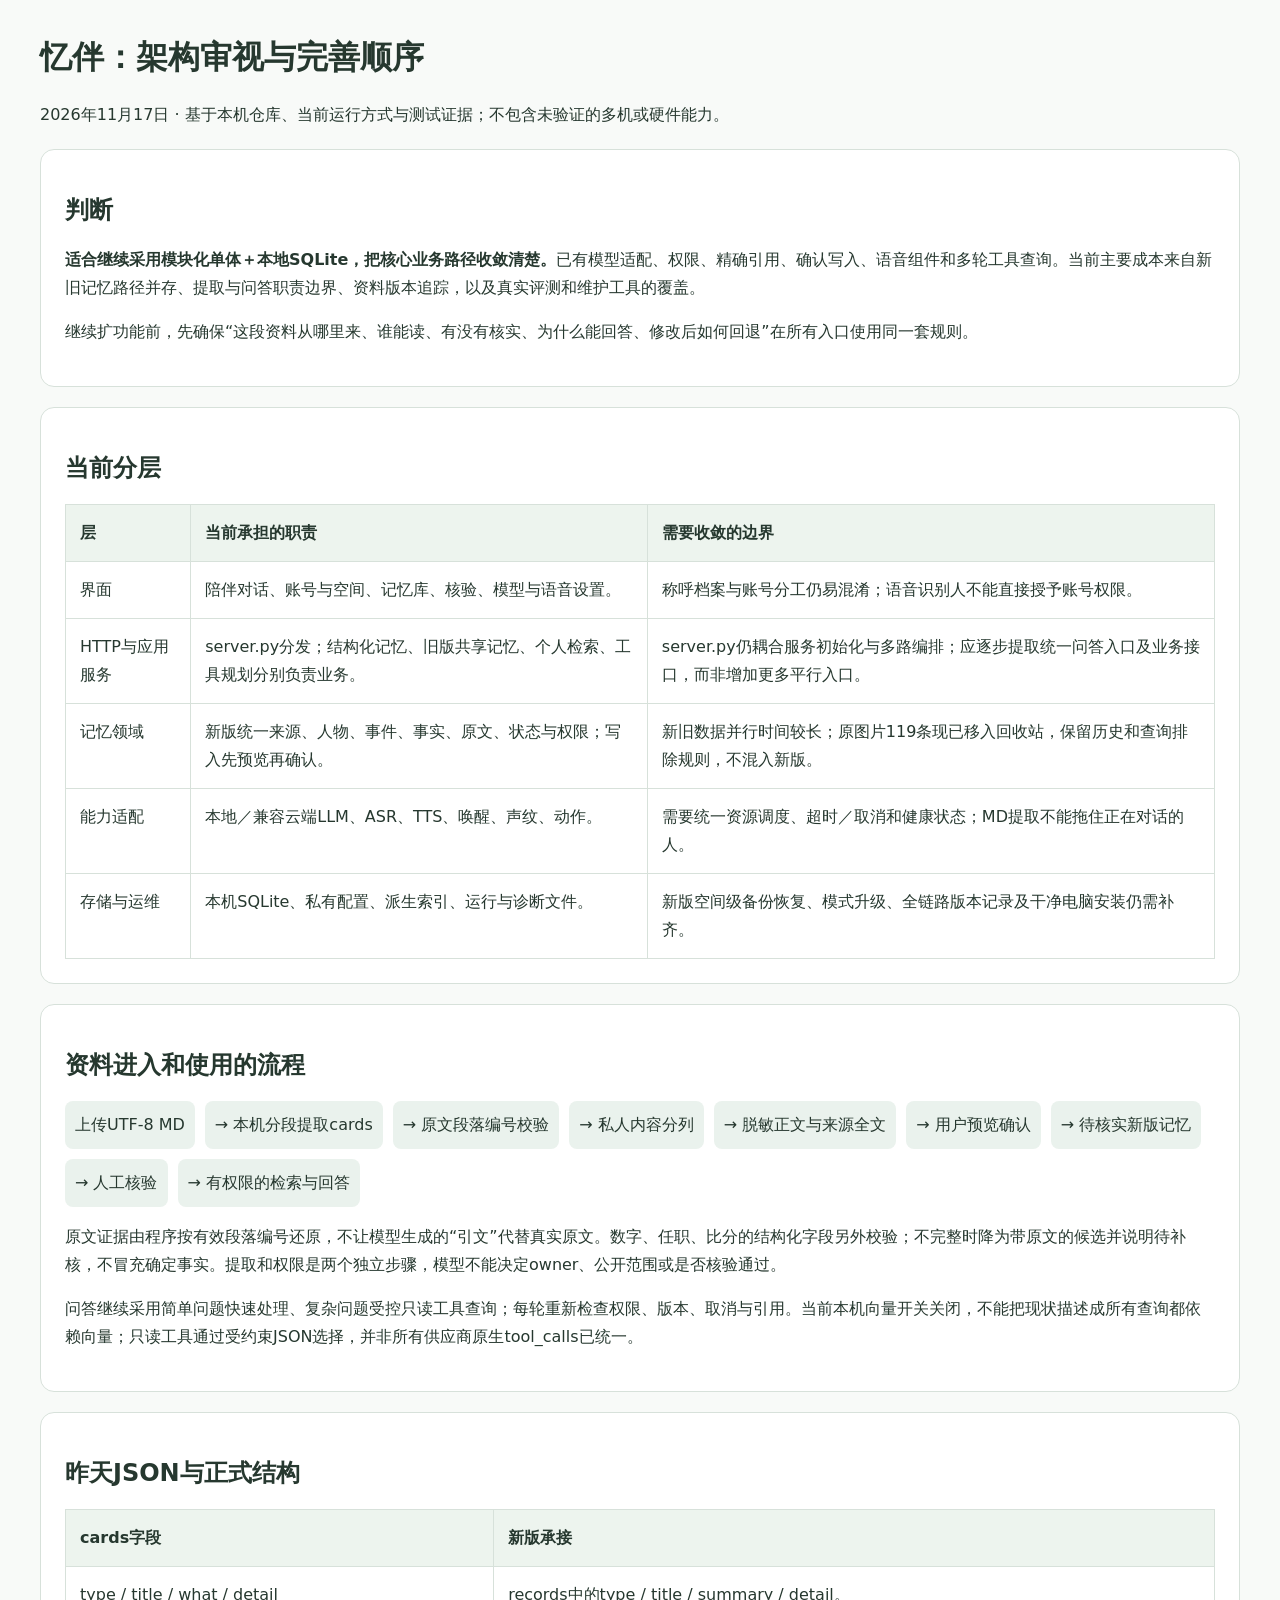
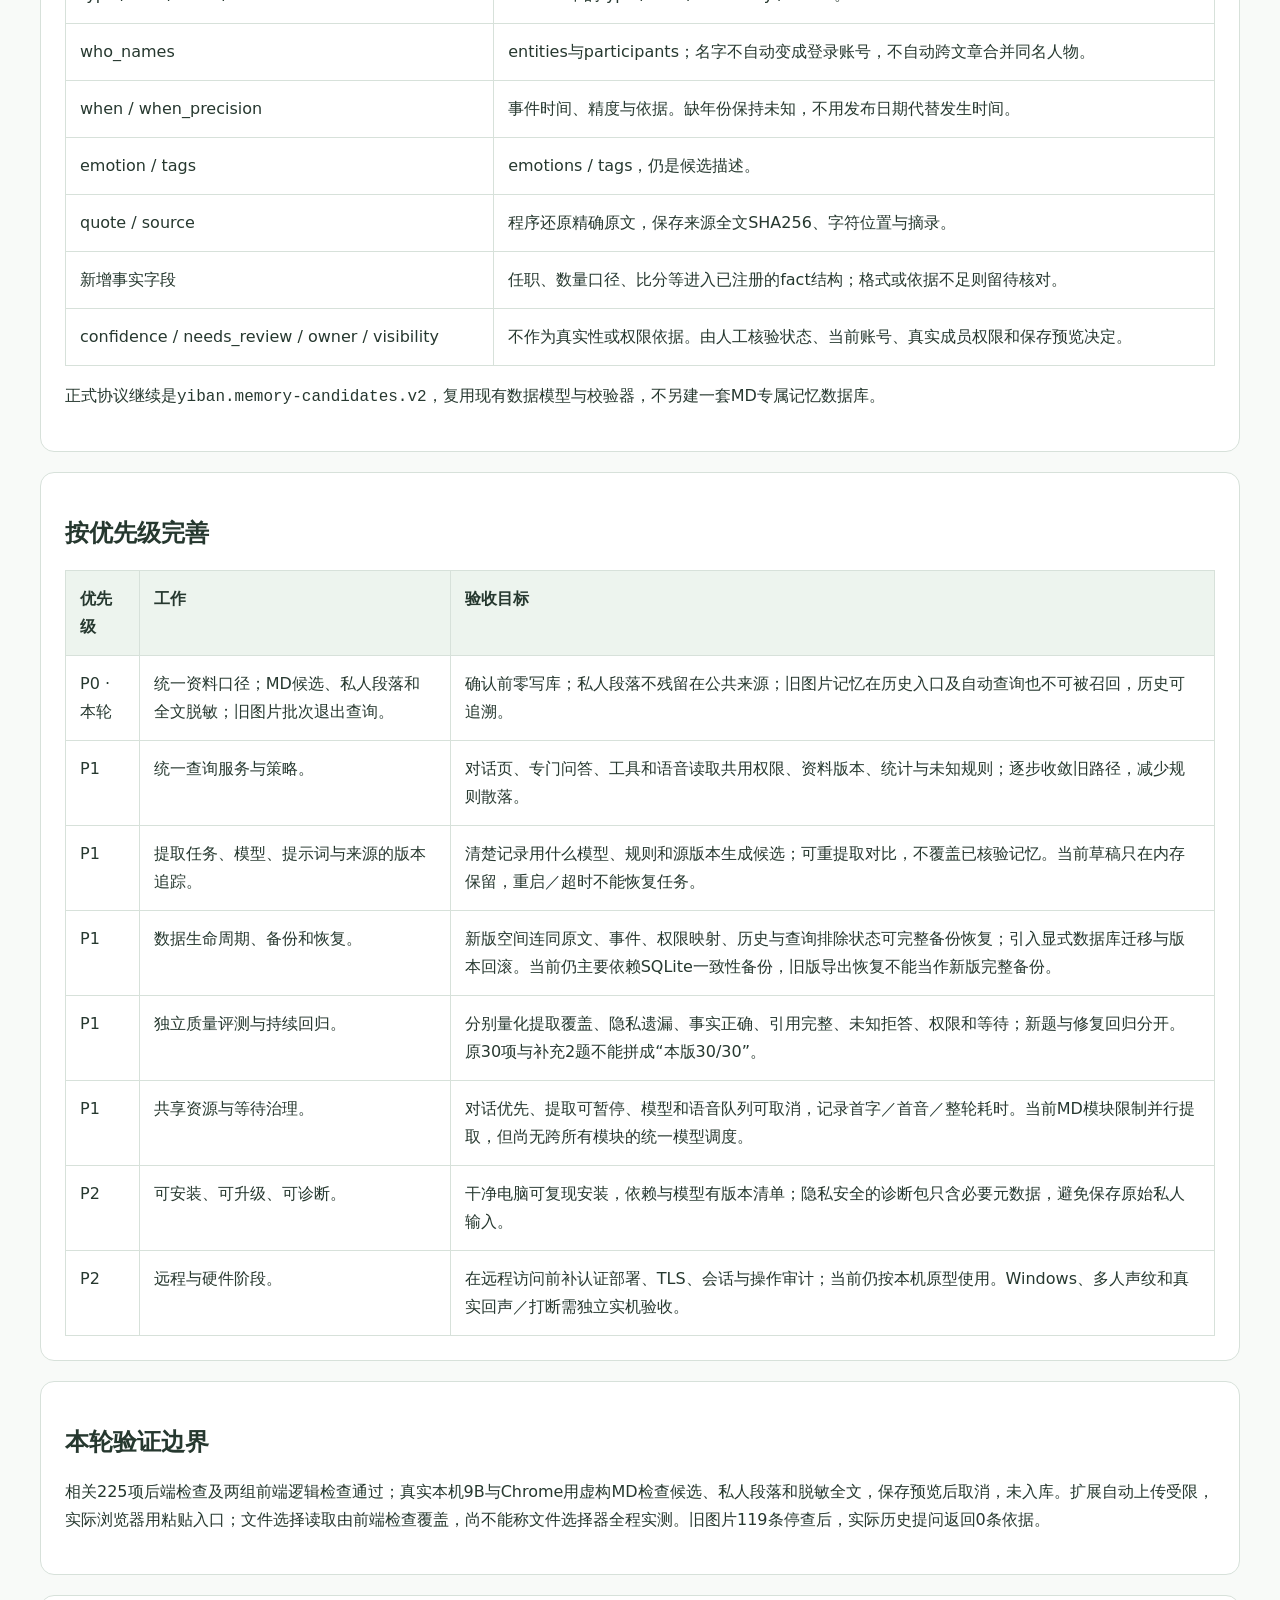
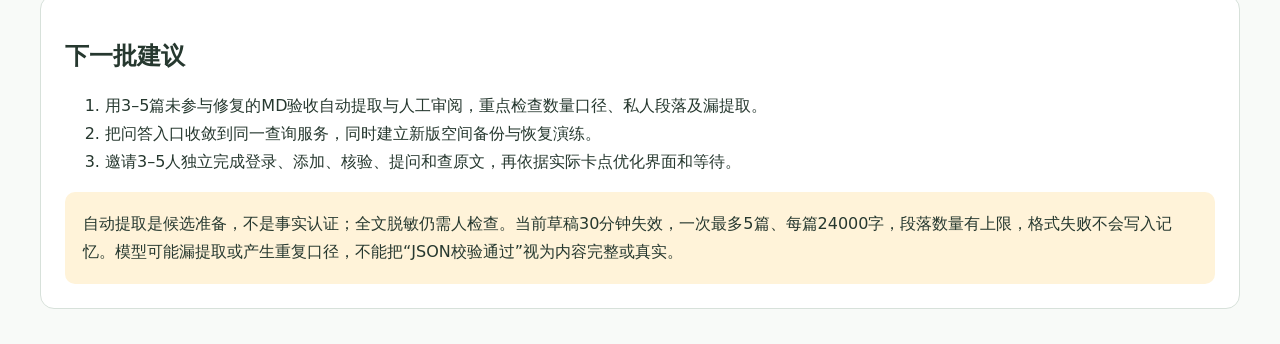
<file: docs/ARCHITECTURE_REVIEW.html>
<!doctype html><html lang="zh-CN"><meta charset="utf-8"><title>忆伴架构审视与完善顺序</title>
<style>body{font:16px/1.75 system-ui;max-width:1200px;margin:36px auto;padding:0 24px;color:#26382f;background:#f8faf8}section{background:white;border:1px solid #d7e1da;border-radius:14px;padding:24px;margin:20px 0}h1,h2,h3{line-height:1.35}table{border-collapse:collapse;width:100%}td,th{padding:14px;border:1px solid #d7e1da;vertical-align:top;text-align:left}th{background:#edf4ee}.flow{display:flex;flex-wrap:wrap;gap:10px}.flow span{background:#eaf2ed;padding:10px;border-radius:8px}.note{background:#fff3d9;padding:18px;border-radius:10px}small{color:#63766a}code{overflow-wrap:anywhere}</style>
<h1>忆伴：架构审视与完善顺序</h1><p>2026年11月17日 · 基于本机仓库、当前运行方式与测试证据；不包含未验证的多机或硬件能力。</p>
<section><h2>判断</h2><p><b>适合继续采用模块化单体＋本地SQLite，把核心业务路径收敛清楚。</b>已有模型适配、权限、精确引用、确认写入、语音组件和多轮工具查询。当前主要成本来自新旧记忆路径并存、提取与问答职责边界、资料版本追踪，以及真实评测和维护工具的覆盖。</p><p>继续扩功能前，先确保“这段资料从哪里来、谁能读、有没有核实、为什么能回答、修改后如何回退”在所有入口使用同一套规则。</p></section>
<section><h2>当前分层</h2><table><tr><th>层</th><th>当前承担的职责</th><th>需要收敛的边界</th></tr>
<tr><td>界面</td><td>陪伴对话、账号与空间、记忆库、核验、模型与语音设置。</td><td>称呼档案与账号分工仍易混淆；语音识别人不能直接授予账号权限。</td></tr>
<tr><td>HTTP与应用服务</td><td>server.py分发；结构化记忆、旧版共享记忆、个人检索、工具规划分别负责业务。</td><td>server.py仍耦合服务初始化与多路编排；应逐步提取统一问答入口及业务接口，而非增加更多平行入口。</td></tr>
<tr><td>记忆领域</td><td>新版统一来源、人物、事件、事实、原文、状态与权限；写入先预览再确认。</td><td>新旧数据并行时间较长；原图片119条现已移入回收站，保留历史和查询排除规则，不混入新版。</td></tr>
<tr><td>能力适配</td><td>本地／兼容云端LLM、ASR、TTS、唤醒、声纹、动作。</td><td>需要统一资源调度、超时／取消和健康状态；MD提取不能拖住正在对话的人。</td></tr>
<tr><td>存储与运维</td><td>本机SQLite、私有配置、派生索引、运行与诊断文件。</td><td>新版空间级备份恢复、模式升级、全链路版本记录及干净电脑安装仍需补齐。</td></tr></table></section>
<section><h2>资料进入和使用的流程</h2>
<div class="flow"><span>上传UTF-8 MD</span><span>→ 本机分段提取cards</span><span>→ 原文段落编号校验</span><span>→ 私人内容分列</span><span>→ 脱敏正文与来源全文</span><span>→ 用户预览确认</span><span>→ 待核实新版记忆</span><span>→ 人工核验</span><span>→ 有权限的检索与回答</span></div>
<p>原文证据由程序按有效段落编号还原，不让模型生成的“引文”代替真实原文。数字、任职、比分的结构化字段另外校验；不完整时降为带原文的候选并说明待补核，不冒充确定事实。提取和权限是两个独立步骤，模型不能决定owner、公开范围或是否核验通过。</p>
<p>问答继续采用简单问题快速处理、复杂问题受控只读工具查询；每轮重新检查权限、版本、取消与引用。当前本机向量开关关闭，不能把现状描述成所有查询都依赖向量；只读工具通过受约束JSON选择，并非所有供应商原生tool_calls已统一。</p></section>
<section><h2>昨天JSON与正式结构</h2><table><tr><th>cards字段</th><th>新版承接</th></tr>
<tr><td>type / title / what / detail</td><td>records中的type / title / summary / detail。</td></tr>
<tr><td>who_names</td><td>entities与participants；名字不自动变成登录账号，不自动跨文章合并同名人物。</td></tr>
<tr><td>when / when_precision</td><td>事件时间、精度与依据。缺年份保持未知，不用发布日期代替发生时间。</td></tr>
<tr><td>emotion / tags</td><td>emotions / tags，仍是候选描述。</td></tr>
<tr><td>quote / source</td><td>程序还原精确原文，保存来源全文SHA256、字符位置与摘录。</td></tr>
<tr><td>新增事实字段</td><td>任职、数量口径、比分等进入已注册的fact结构；格式或依据不足则留待核对。</td></tr>
<tr><td>confidence / needs_review / owner / visibility</td><td>不作为真实性或权限依据。由人工核验状态、当前账号、真实成员权限和保存预览决定。</td></tr></table>
<p>正式协议继续是<code>yiban.memory-candidates.v2</code>，复用现有数据模型与校验器，不另建一套MD专属记忆数据库。</p></section>
<section><h2>按优先级完善</h2><table><tr><th>优先级</th><th>工作</th><th>验收目标</th></tr>
<tr><td>P0 · 本轮</td><td>统一资料口径；MD候选、私人段落和全文脱敏；旧图片批次退出查询。</td><td>确认前零写库；私人段落不残留在公共来源；旧图片记忆在历史入口及自动查询也不可被召回，历史可追溯。</td></tr>
<tr><td>P1</td><td>统一查询服务与策略。</td><td>对话页、专门问答、工具和语音读取共用权限、资料版本、统计与未知规则；逐步收敛旧路径，减少规则散落。</td></tr>
<tr><td>P1</td><td>提取任务、模型、提示词与来源的版本追踪。</td><td>清楚记录用什么模型、规则和源版本生成候选；可重提取对比，不覆盖已核验记忆。当前草稿只在内存保留，重启／超时不能恢复任务。</td></tr>
<tr><td>P1</td><td>数据生命周期、备份和恢复。</td><td>新版空间连同原文、事件、权限映射、历史与查询排除状态可完整备份恢复；引入显式数据库迁移与版本回滚。当前仍主要依赖SQLite一致性备份，旧版导出恢复不能当作新版完整备份。</td></tr>
<tr><td>P1</td><td>独立质量评测与持续回归。</td><td>分别量化提取覆盖、隐私遗漏、事实正确、引用完整、未知拒答、权限和等待；新题与修复回归分开。原30项与补充2题不能拼成“本版30/30”。</td></tr>
<tr><td>P1</td><td>共享资源与等待治理。</td><td>对话优先、提取可暂停、模型和语音队列可取消，记录首字／首音／整轮耗时。当前MD模块限制并行提取，但尚无跨所有模块的统一模型调度。</td></tr>
<tr><td>P2</td><td>可安装、可升级、可诊断。</td><td>干净电脑可复现安装，依赖与模型有版本清单；隐私安全的诊断包只含必要元数据，避免保存原始私人输入。</td></tr>
<tr><td>P2</td><td>远程与硬件阶段。</td><td>在远程访问前补认证部署、TLS、会话与操作审计；当前仍按本机原型使用。Windows、多人声纹和真实回声／打断需独立实机验收。</td></tr></table></section>
<section><h2>本轮验证边界</h2><p>相关225项后端检查及两组前端逻辑检查通过；真实本机9B与Chrome用虚构MD检查候选、私人段落和脱敏全文，保存预览后取消，未入库。扩展自动上传受限，实际浏览器用粘贴入口；文件选择读取由前端检查覆盖，尚不能称文件选择器全程实测。旧图片119条停查后，实际历史提问返回0条依据。</p></section><section><h2>下一批建议</h2><ol><li>用3–5篇未参与修复的MD验收自动提取与人工审阅，重点检查数量口径、私人段落及漏提取。</li><li>把问答入口收敛到同一查询服务，同时建立新版空间备份与恢复演练。</li><li>邀请3–5人独立完成登录、添加、核验、提问和查原文，再依据实际卡点优化界面和等待。</li></ol>
<div class="note">自动提取是候选准备，不是事实认证；全文脱敏仍需人检查。当前草稿30分钟失效，一次最多5篇、每篇24000字，段落数量有上限，格式失败不会写入记忆。模型可能漏提取或产生重复口径，不能把“JSON校验通过”视为内容完整或真实。</div></section></html>
</file>
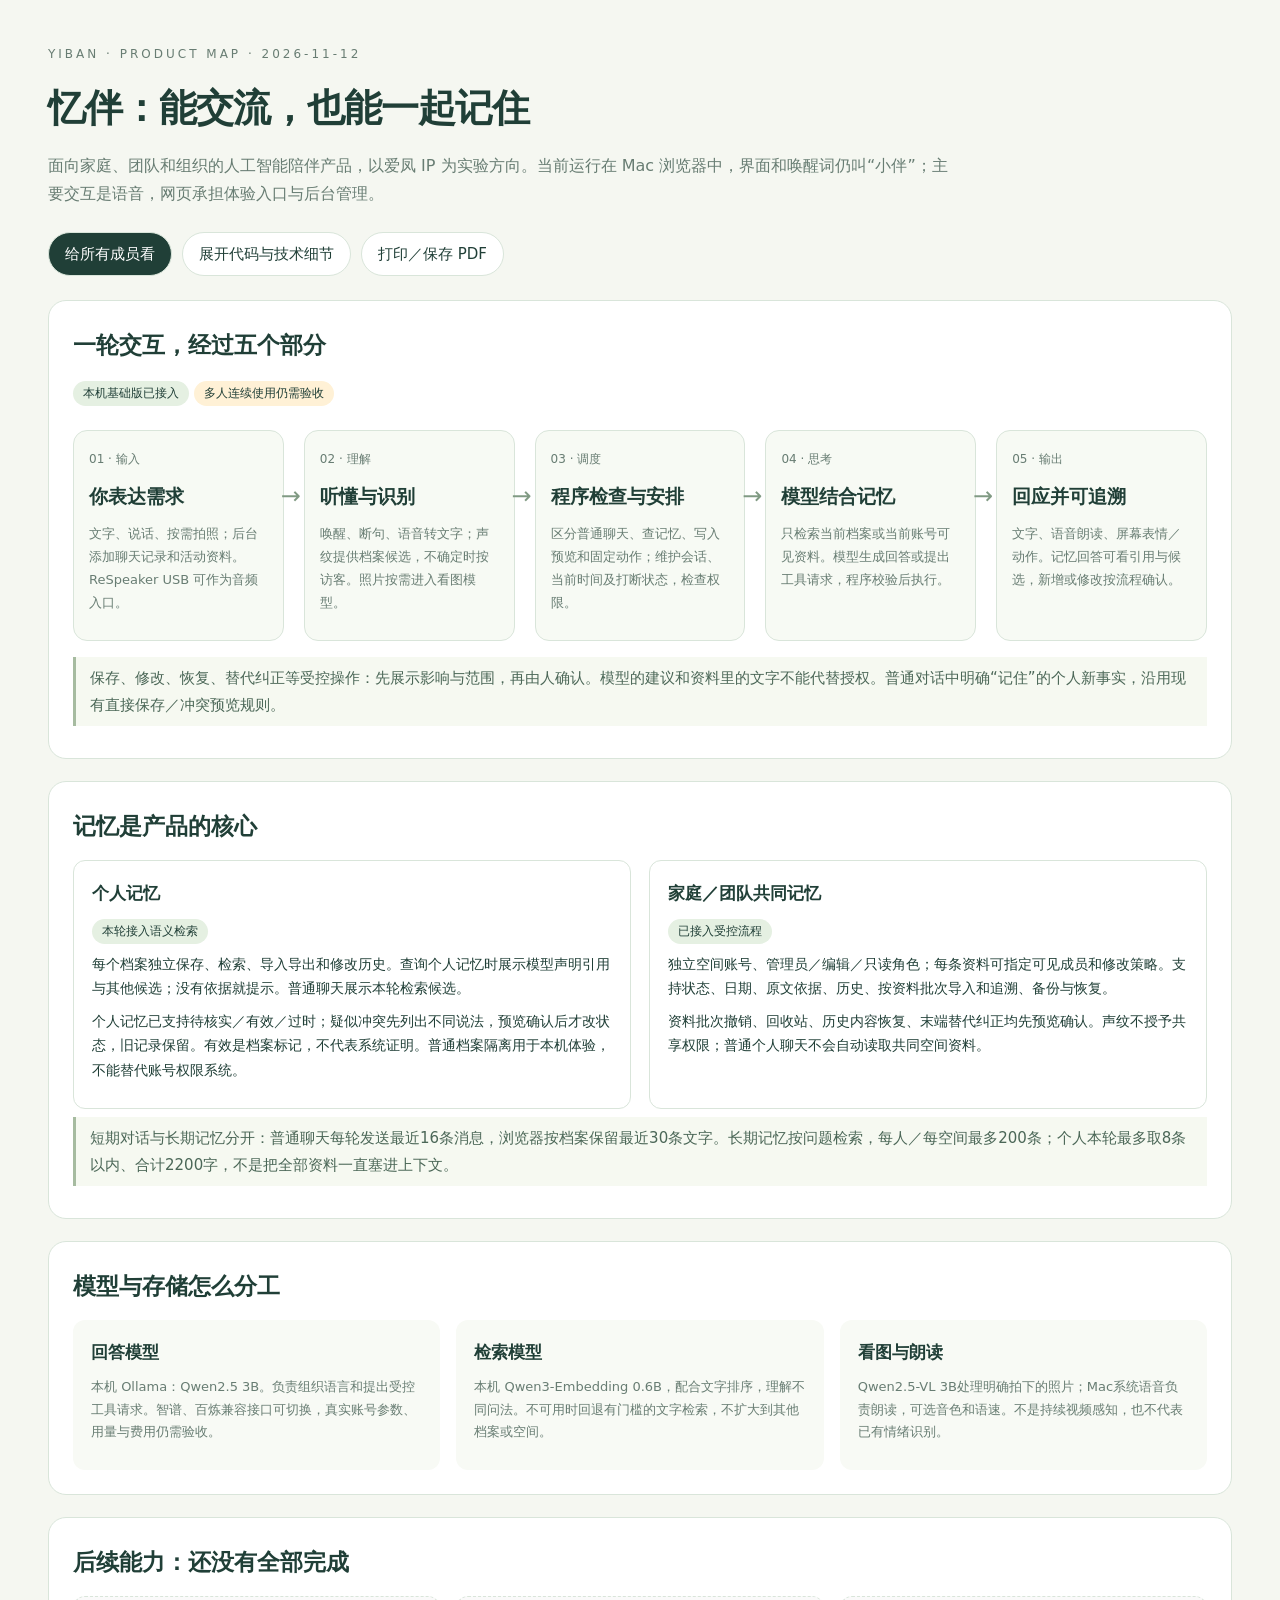
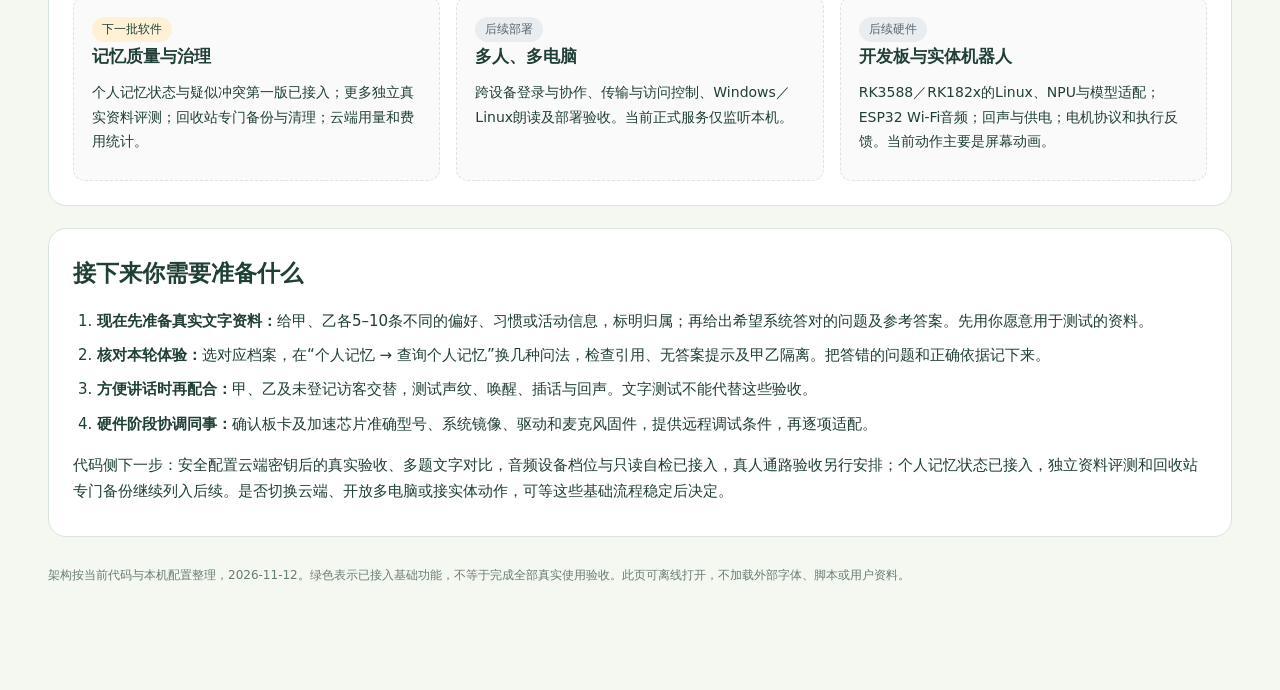
<file: docs/PRODUCT_ARCHITECTURE.html>
<!doctype html><html lang="zh-CN"><head><meta charset="utf-8"><meta name="viewport" content="width=device-width,initial-scale=1"><title>忆伴 · 产品架构与下一步</title><style>
:root{--ink:#203f37;--muted:#687d73;--line:#d9e5da;--green:#e5f0e2;--amber:#fff1d6}*{box-sizing:border-box}body{margin:0;background:#f5f7f1;color:var(--ink);font:15px/1.75 system-ui,-apple-system,"PingFang SC",sans-serif}main{max-width:1240px;margin:44px auto;padding:0 28px 60px}h1{font-size:38px;letter-spacing:-1px;margin:10px 0}h2{font-size:23px;margin:0 0 14px}h3{font-size:17px;margin:0 0 8px}p{margin:8px 0}.kicker{font-size:12px;letter-spacing:3px;color:var(--muted)}.lead{max-width:900px;color:var(--muted);font-size:16px}.toolbar{display:flex;gap:10px;flex-wrap:wrap;margin:24px 0}.toolbar button{font:inherit;color:var(--ink);background:white;border:1px solid var(--line);padding:8px 16px;border-radius:24px;cursor:pointer}.toolbar button[aria-pressed=true]{background:var(--ink);color:white}.badge{display:inline-block;border-radius:20px;padding:2px 10px;background:var(--green);font-size:12px}.badge.pending{background:var(--amber)}.badge.future{background:#e9edf0;color:#57636d}.section{background:white;border:1px solid var(--line);border-radius:18px;padding:24px;margin:22px 0}.flow{display:grid;grid-template-columns:repeat(5,minmax(0,1fr));gap:20px;margin:24px 0 16px}.step{border:1px solid var(--line);background:#f7faf4;border-radius:14px;padding:18px 15px;position:relative}.step:not(:last-child):after{content:'→';position:absolute;right:-18px;top:44px;color:#809a83;font-size:24px}.num{font-size:12px;color:var(--muted);margin-bottom:10px}.step strong{display:block;font-size:19px;margin-bottom:10px}.step p{font-size:13px;color:var(--muted)}.twocol{display:grid;grid-template-columns:1fr 1fr;gap:18px}.box{border:1px solid var(--line);padding:18px;border-radius:12px}.box p{font-size:14px}.note{border-left:3px solid #a6bba0;padding:8px 14px;background:#f6f9f1;color:#4b6757}.tech{display:none}body[data-view=technical] .tech{display:block}summary{cursor:pointer;font-weight:600}details{margin:12px 0}.modules{display:grid;grid-template-columns:repeat(3,1fr);gap:16px}.module{background:#f8faf5;border-radius:12px;padding:18px}.module p{font-size:13px;color:var(--muted)}.future-grid{display:grid;grid-template-columns:repeat(3,1fr);gap:16px}.future-grid .box{border-style:dashed;background:#fafafa}ol,ul{padding-left:24px}li{margin:8px 0}code{overflow-wrap:anywhere;font-size:12px;background:#edf2e9;padding:2px 5px;border-radius:4px}table{width:100%;border-collapse:collapse}td,th{padding:11px;text-align:left;border-bottom:1px solid var(--line);vertical-align:top}th{font-size:13px;color:var(--muted)}footer{color:var(--muted);font-size:12px;margin-top:28px}@media(max-width:850px){.flow{grid-template-columns:1fr}.step:not(:last-child):after{content:'↓';right:20px;top:auto;bottom:-24px}.twocol,.modules,.future-grid{grid-template-columns:1fr}h1{font-size:29px}main{padding:0 16px}.section{padding:18px}}@media print{.toolbar{display:none}.tech{display:block}.section{break-inside:avoid}body{background:white}main{max-width:none;margin:0;padding:0}}
</style></head><body data-view="simple"><main>
<div class="kicker">YIBAN · PRODUCT MAP · 2026-11-12</div><h1>忆伴：能交流，也能一起记住</h1>
<p class="lead">面向家庭、团队和组织的人工智能陪伴产品，以爱凤 IP 为实验方向。当前运行在 Mac 浏览器中，界面和唤醒词仍叫“小伴”；主要交互是语音，网页承担体验入口与后台管理。</p>
<div class="toolbar"><button id="simple" aria-pressed="true">给所有成员看</button><button id="technical" aria-pressed="false">展开代码与技术细节</button><button onclick="window.print()">打印／保存 PDF</button></div>
<section class="section" id="overview"><h2>一轮交互，经过五个部分</h2><span class="badge">本机基础版已接入</span> <span class="badge pending">多人连续使用仍需验收</span>
<div class="flow">
<div class="step"><div class="num">01 · 输入</div><strong>你表达需求</strong><p>文字、说话、按需拍照；后台添加聊天记录和活动资料。ReSpeaker USB 可作为音频入口。</p></div>
<div class="step"><div class="num">02 · 理解</div><strong>听懂与识别</strong><p>唤醒、断句、语音转文字；声纹提供档案候选，不确定时按访客。照片按需进入看图模型。</p></div>
<div class="step"><div class="num">03 · 调度</div><strong>程序检查与安排</strong><p>区分普通聊天、查记忆、写入预览和固定动作；维护会话、当前时间及打断状态，检查权限。</p></div>
<div class="step"><div class="num">04 · 思考</div><strong>模型结合记忆</strong><p>只检索当前档案或当前账号可见资料。模型生成回答或提出工具请求，程序校验后执行。</p></div>
<div class="step"><div class="num">05 · 输出</div><strong>回应并可追溯</strong><p>文字、语音朗读、屏幕表情／动作。记忆回答可看引用与候选，新增或修改按流程确认。</p></div>
</div>
<p class="note">保存、修改、恢复、替代纠正等受控操作：先展示影响与范围，再由人确认。模型的建议和资料里的文字不能代替授权。普通对话中明确“记住”的个人新事实，沿用现有直接保存／冲突预览规则。</p>
<div class="tech"><p>浏览器通过本机 HTTP 接口访问 Python 服务。唤醒／断句使用 Sherpa-ONNX 与 Silero VAD；语音识别为 SenseVoice INT8；声纹独立匹配，普通个人档案选择不构成登录认证。服务端用会话版本、权限、记录版本和取消令牌控制读写。</p></div></section>

<section class="section"><h2>记忆是产品的核心</h2><div class="twocol"><div class="box"><h3>个人记忆</h3><span class="badge">本轮接入语义检索</span><p>每个档案独立保存、检索、导入导出和修改历史。查询个人记忆时展示模型声明引用与其他候选；没有依据就提示。普通聊天展示本轮检索候选。</p><p>个人记忆已支持待核实／有效／过时；疑似冲突先列出不同说法，预览确认后才改状态，旧记录保留。有效是档案标记，不代表系统证明。普通档案隔离用于本机体验，不能替代账号权限系统。</p></div>
<div class="box"><h3>家庭／团队共同记忆</h3><span class="badge">已接入受控流程</span><p>独立空间账号、管理员／编辑／只读角色；每条资料可指定可见成员和修改策略。支持状态、日期、原文依据、历史、按资料批次导入和追溯、备份与恢复。</p><p>资料批次撤销、回收站、历史内容恢复、末端替代纠正均先预览确认。声纹不授予共享权限；普通个人聊天不会自动读取共同空间资料。</p></div></div>
<p class="note">短期对话与长期记忆分开：普通聊天每轮发送最近16条消息，浏览器按档案保留最近30条文字。长期记忆按问题检索，每人／每空间最多200条；个人本轮最多取8条以内、合计2200字，不是把全部资料一直塞进上下文。</p>
<div class="tech"><p>SQLite主库是事实来源；向量缓存为可重建的派生索引。个人索引命名空间 <code>personal:档案ID</code>，共同空间为 <code>shared:空间ID</code>。候选先按档案／权限筛选，再编码；按版本与正文哈希拒绝旧索引。记忆变化会触发重新查询，取消或迟到结果不进入其他档案。</p></div></section>

<section class="section"><h2>模型与存储怎么分工</h2><div class="modules">
<div class="module"><h3>回答模型</h3><p>本机 Ollama：Qwen2.5 3B。负责组织语言和提出受控工具请求。智谱、百炼兼容接口可切换，真实账号参数、用量与费用仍需验收。</p></div>
<div class="module"><h3>检索模型</h3><p>本机 Qwen3-Embedding 0.6B，配合文字排序，理解不同问法。不可用时回退有门槛的文字检索，不扩大到其他档案或空间。</p></div>
<div class="module"><h3>看图与朗读</h3><p>Qwen2.5-VL 3B处理明确拍下的照片；Mac系统语音负责朗读，可选音色和语速。不是持续视频感知，也不代表已有情绪识别。</p></div>
</div><div class="tech"><table><thead><tr><th>存储</th><th>用途</th></tr></thead><tbody>
<tr><td>主SQLite数据库</td><td>个人／共同记忆、档案、声纹特征、共享账号与会话、成员权限、历史、原文、替代链、回收站、恢复记录和导入批次关联。统一诊断在独立文件保存候选／读取／引用编号、模型与处理元数据，正文按当前权限重新读取。</td></tr>
<tr><td>派生向量SQLite</td><td>向量、资料编号、版本与哈希；不存记忆明文或查询历史，仍属于本机派生数据。</td></tr>
<tr><td>诊断与反馈SQLite</td><td>本人工具操作诊断；用户明确提交的问答反馈与权限内快照。</td></tr>
<tr><td>浏览器本地与本机JSON</td><td>按档案保存普通文字聊天历史；本机保存音色与语速偏好。共同空间资料不写入个人聊天缓存。</td></tr>
</tbody></table><p>模型设置已支持保存切换、分层连接检测及预览确认后的本地／云端同题文字对比。云端普通聊天只发送本次输入；共同记忆仅发送当前账号可见且全体成员可见资料，个人与指定成员资料留在本机。向量服务目前限定本机。日期时间读取电脑时钟，尚无天气、新闻和通用网页搜索。</p></div></section>

<section class="section"><h2>后续能力：还没有全部完成</h2><div class="future-grid">
<div class="box"><span class="badge pending">下一批软件</span><h3>记忆质量与治理</h3><p>个人记忆状态与疑似冲突第一版已接入；更多独立真实资料评测；回收站专门备份与清理；云端用量和费用统计。</p></div>
<div class="box"><span class="badge future">后续部署</span><h3>多人、多电脑</h3><p>跨设备登录与协作、传输与访问控制、Windows／Linux朗读及部署验收。当前正式服务仅监听本机。</p></div>
<div class="box"><span class="badge future">后续硬件</span><h3>开发板与实体机器人</h3><p>RK3588／RK182x的Linux、NPU与模型适配；ESP32 Wi-Fi音频；回声与供电；电机协议和执行反馈。当前动作主要是屏幕动画。</p></div>
</div></section>

<section class="section" id="next"><h2>接下来你需要准备什么</h2><ol>
<li><strong>现在先准备真实文字资料：</strong>给甲、乙各5–10条不同的偏好、习惯或活动信息，标明归属；再给出希望系统答对的问题及参考答案。先用你愿意用于测试的资料。</li>
<li><strong>核对本轮体验：</strong>选对应档案，在“个人记忆 → 查询个人记忆”换几种问法，检查引用、无答案提示及甲乙隔离。把答错的问题和正确依据记下来。</li>
<li><strong>方便讲话时再配合：</strong>甲、乙及未登记访客交替，测试声纹、唤醒、插话与回声。文字测试不能代替这些验收。</li>
<li><strong>硬件阶段协调同事：</strong>确认板卡及加速芯片准确型号、系统镜像、驱动和麦克风固件，提供远程调试条件，再逐项适配。</li>
</ol><p>代码侧下一步：安全配置云端密钥后的真实验收、多题文字对比，音频设备档位与只读自检已接入，真人通路验收另行安排；个人记忆状态已接入，独立资料评测和回收站专门备份继续列入后续。是否切换云端、开放多电脑或接实体动作，可等这些基础流程稳定后决定。</p></section>
<details class="section tech"><summary>开发成员：代码对应位置</summary><table><tr><th>模块</th><th>文件</th></tr>
<tr><td>服务与模型路由</td><td><code>server.py</code>、<code>yiban/backends/</code>、<code>yiban/settings.py</code></td></tr>
<tr><td>个人记忆与检索</td><td><code>yiban/memory/memory_store.py</code>、<code>personal_retrieval.py</code>、<code>retrieval.py</code>、<code>static/personal-retrieval.js</code></td></tr>
<tr><td>共同记忆与工具</td><td><code>shared_memory.py</code>、<code>read_only_agent.py</code>、<code>memory_agent.py</code>、<code>shared_import.py</code>、<code>shared_batches.py</code></td></tr>
<tr><td>原文与保护</td><td><code>shared_evidence.py</code>、<code>shared_replacement.py</code>、<code>shared_backup.py</code>、<code>shared_recovery.py</code></td></tr>
<tr><td>语音与会话</td><td><code>yiban/audio/</code>、<code>yiban/turns.py</code>、<code>static/app.js</code>、<code>static/shared-voice.js</code></td></tr>
<tr><td>诊断与反馈</td><td><code>conversation_diagnostics.py</code>、<code>agent_audit.py</code>、<code>answer_feedback.py</code></td></tr></table></details>
<footer>架构按当前代码与本机配置整理，2026-11-12。绿色表示已接入基础功能，不等于完成全部真实使用验收。此页可离线打开，不加载外部字体、脚本或用户资料。</footer>
</main><script>for(const mode of ['simple','technical'])document.getElementById(mode).onclick=()=>{document.body.dataset.view=mode;for(const id of ['simple','technical'])document.getElementById(id).setAttribute('aria-pressed',String(id===mode));};</script></body></html>
</file>
